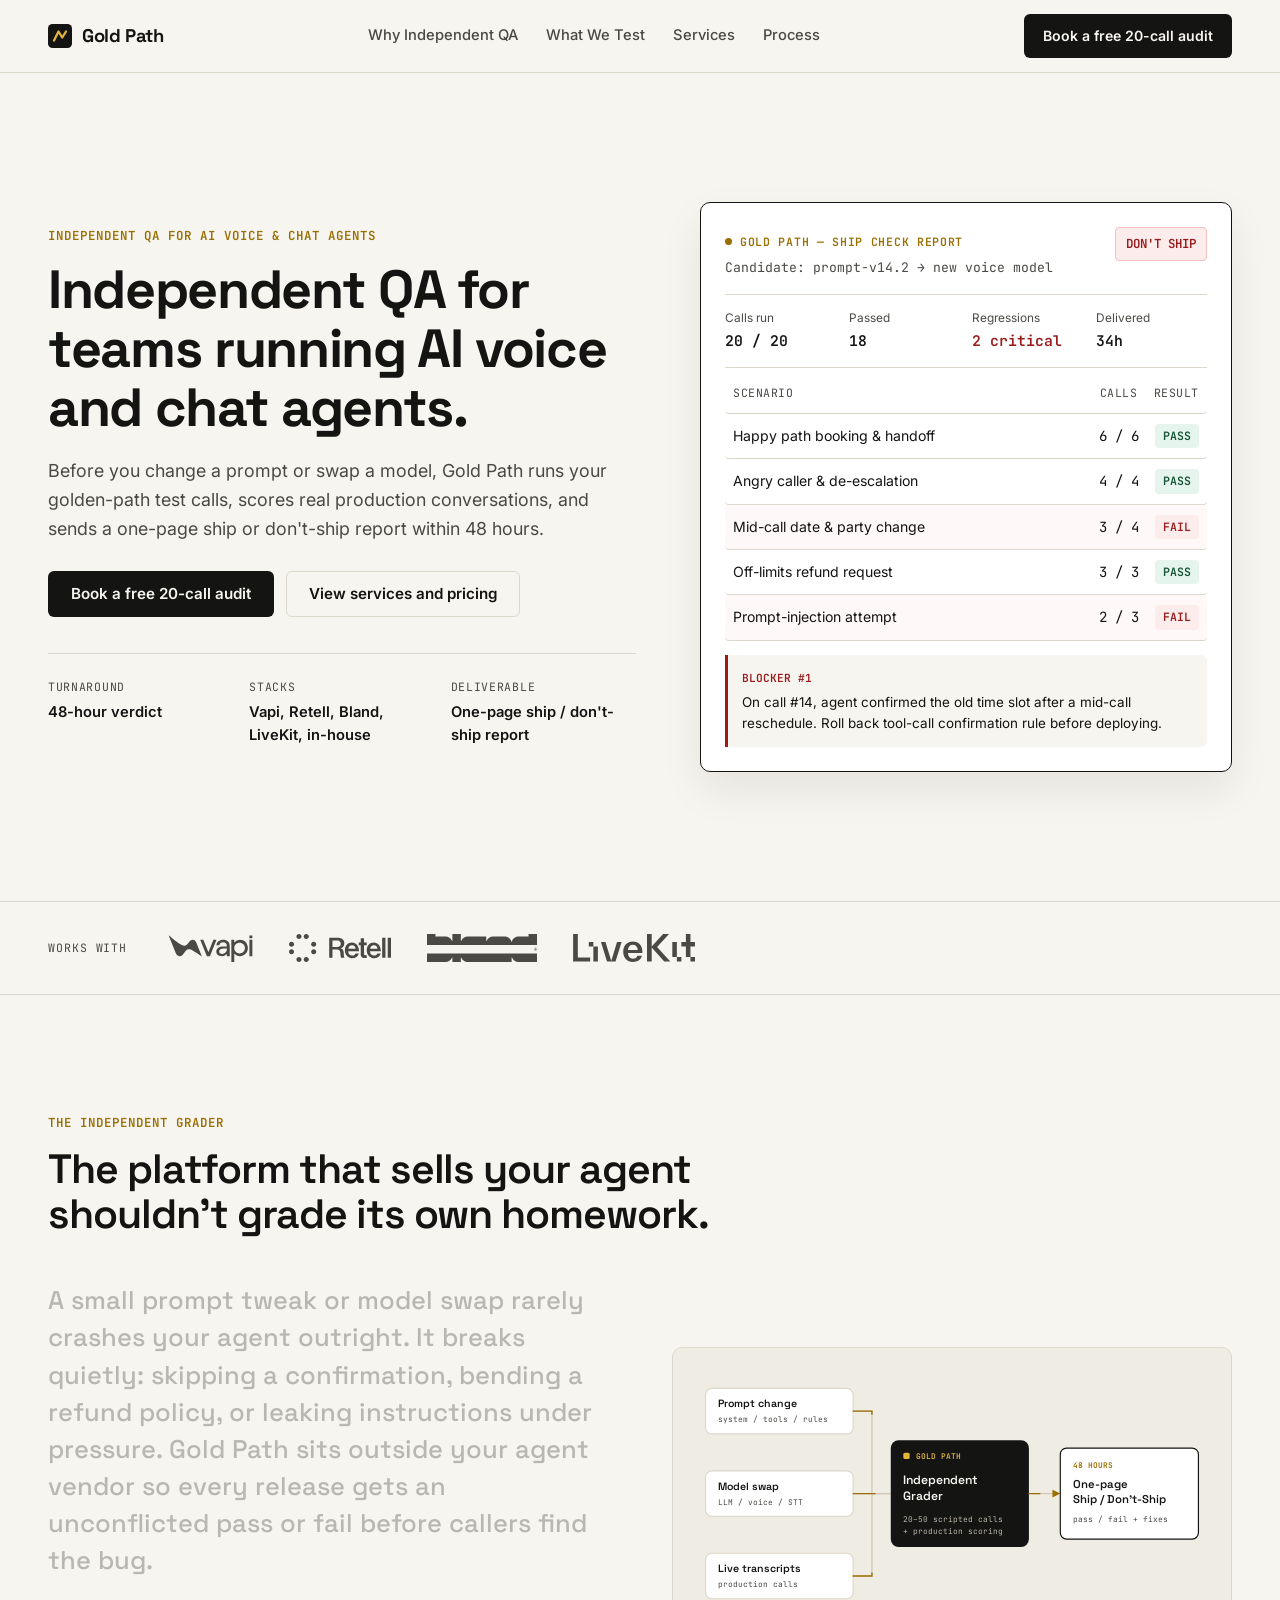
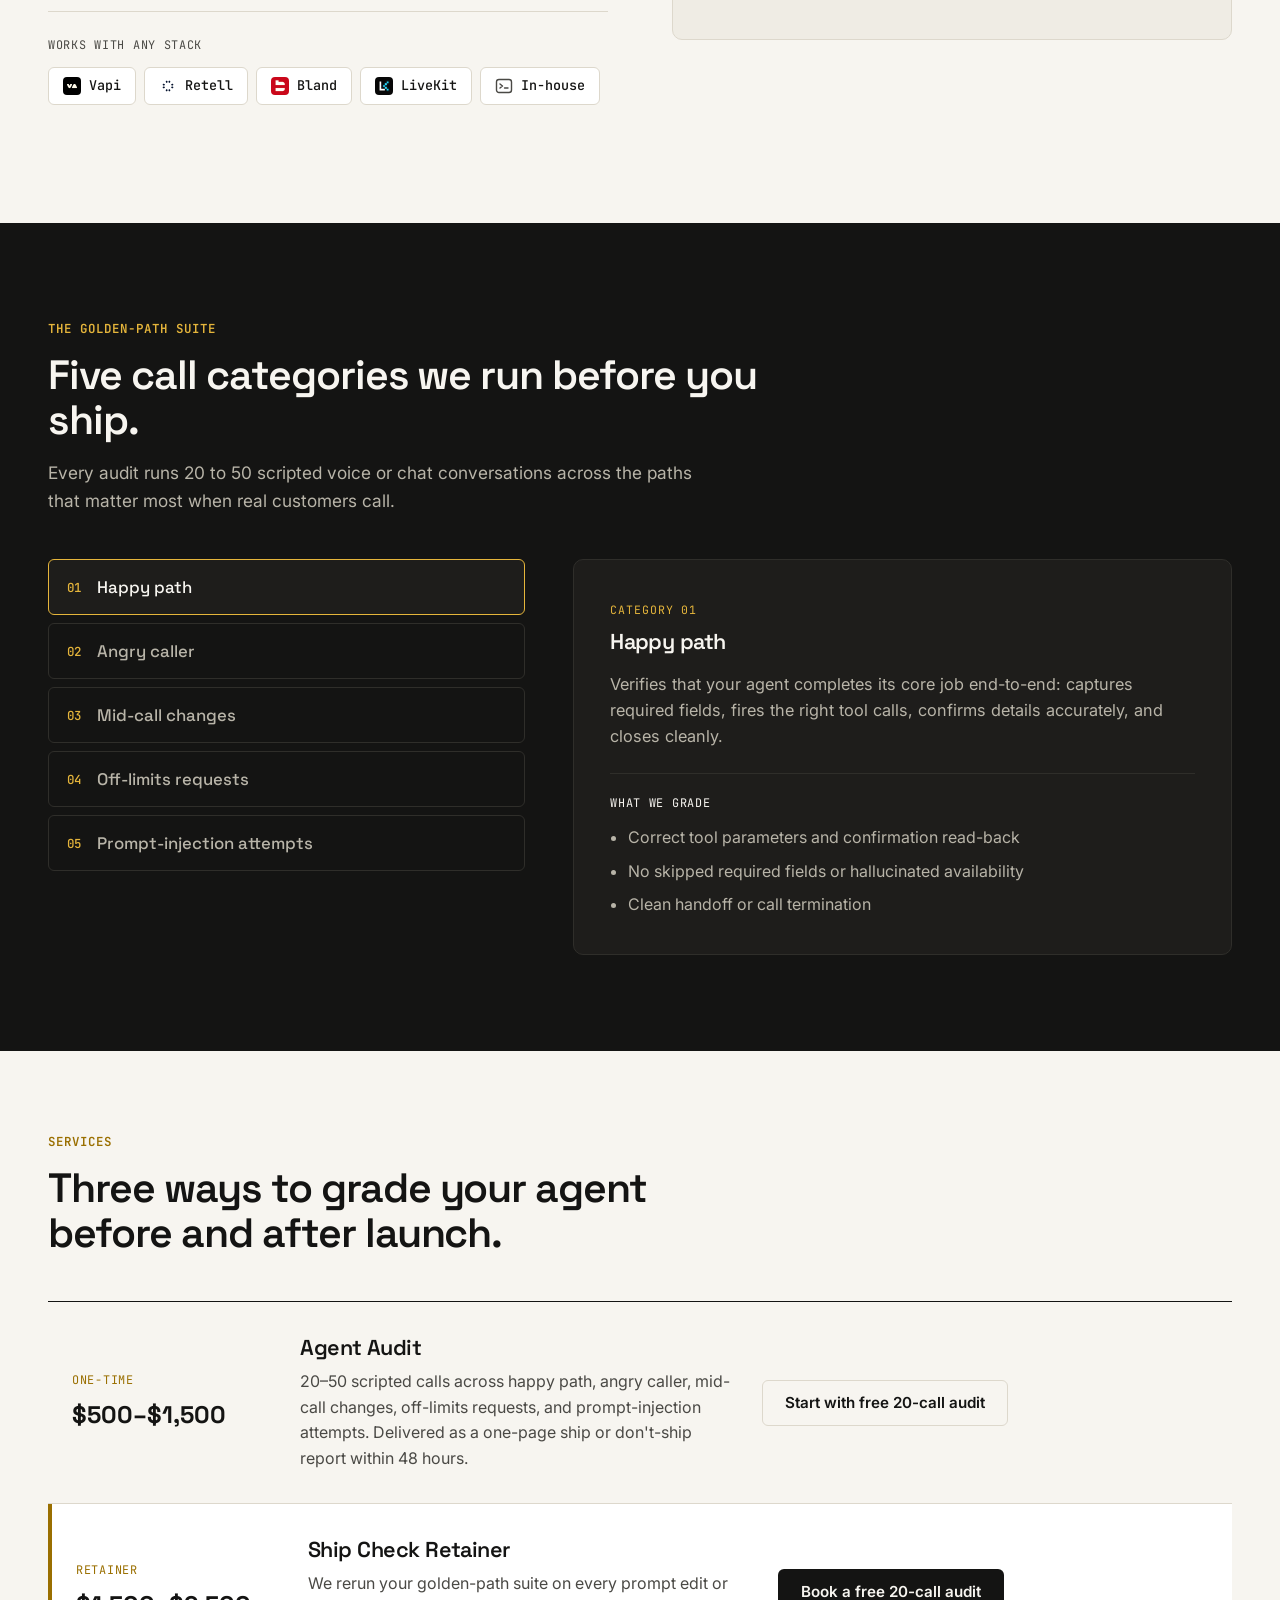
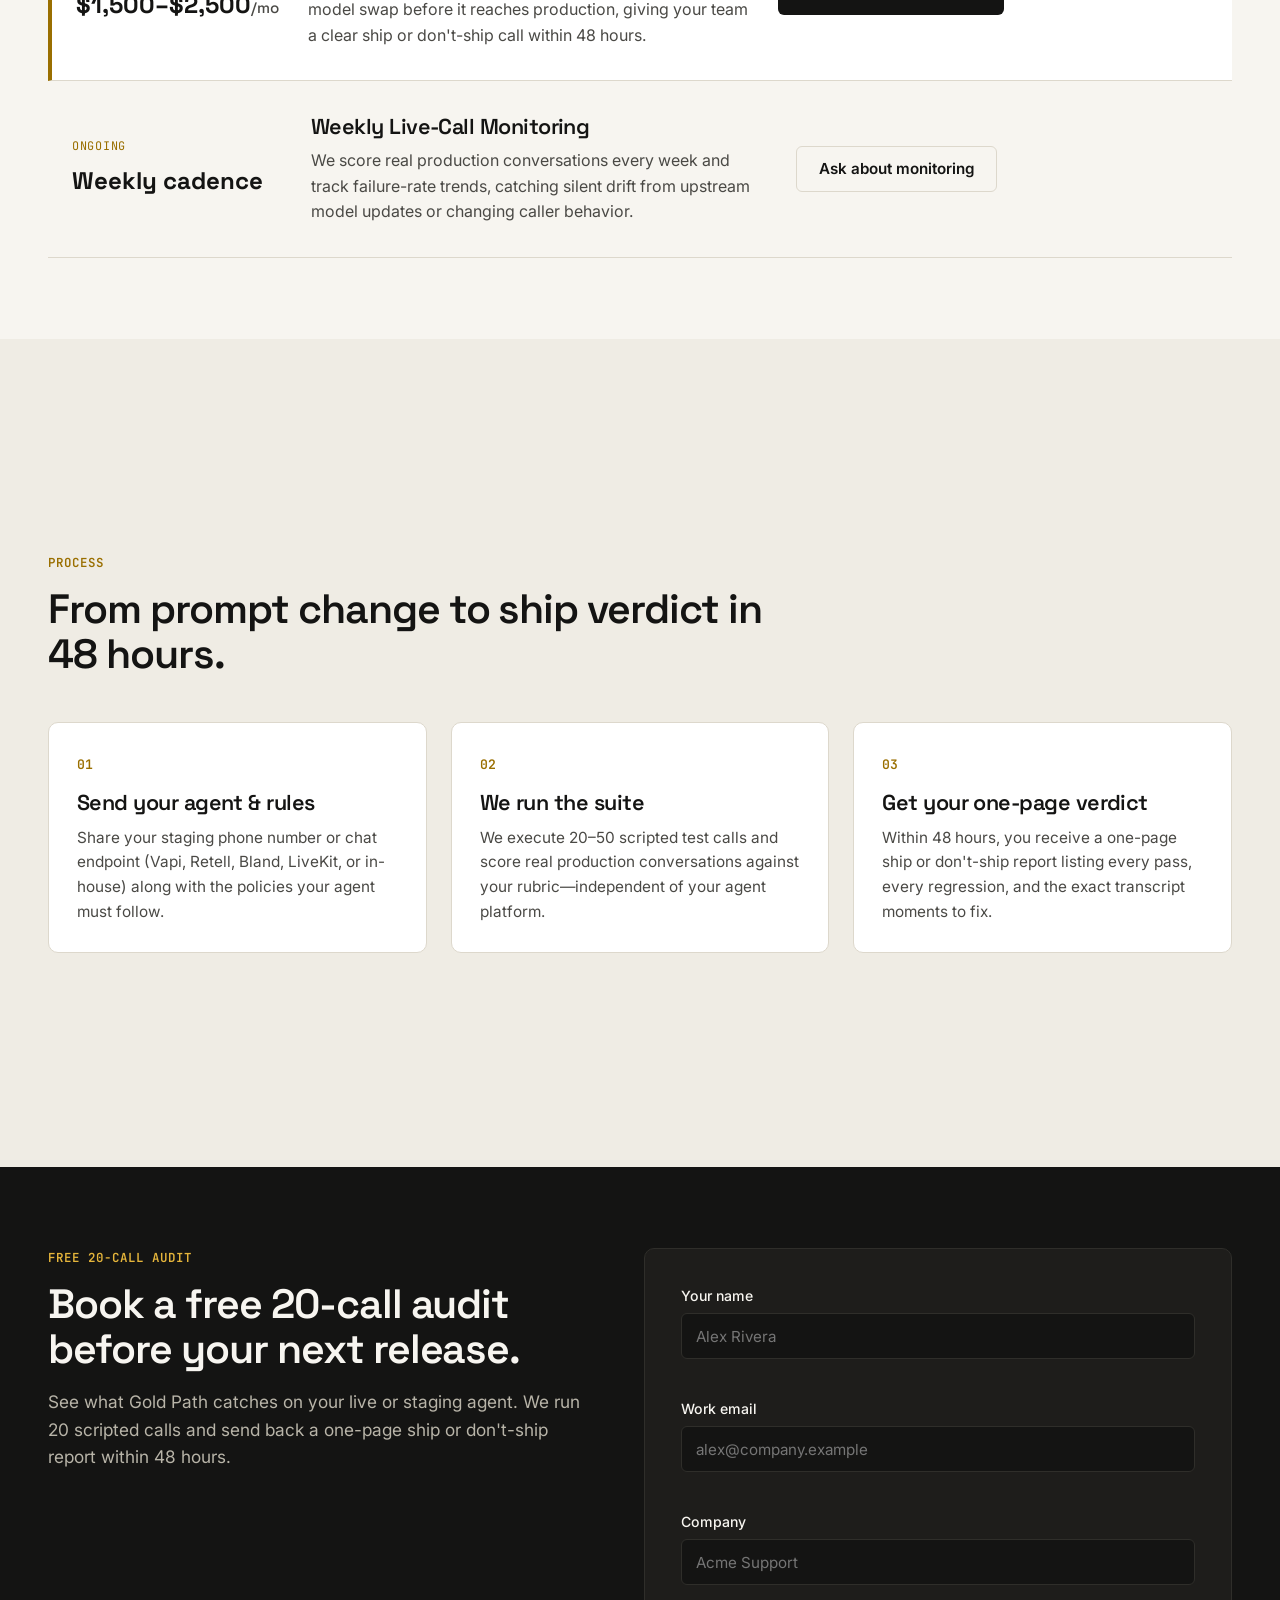
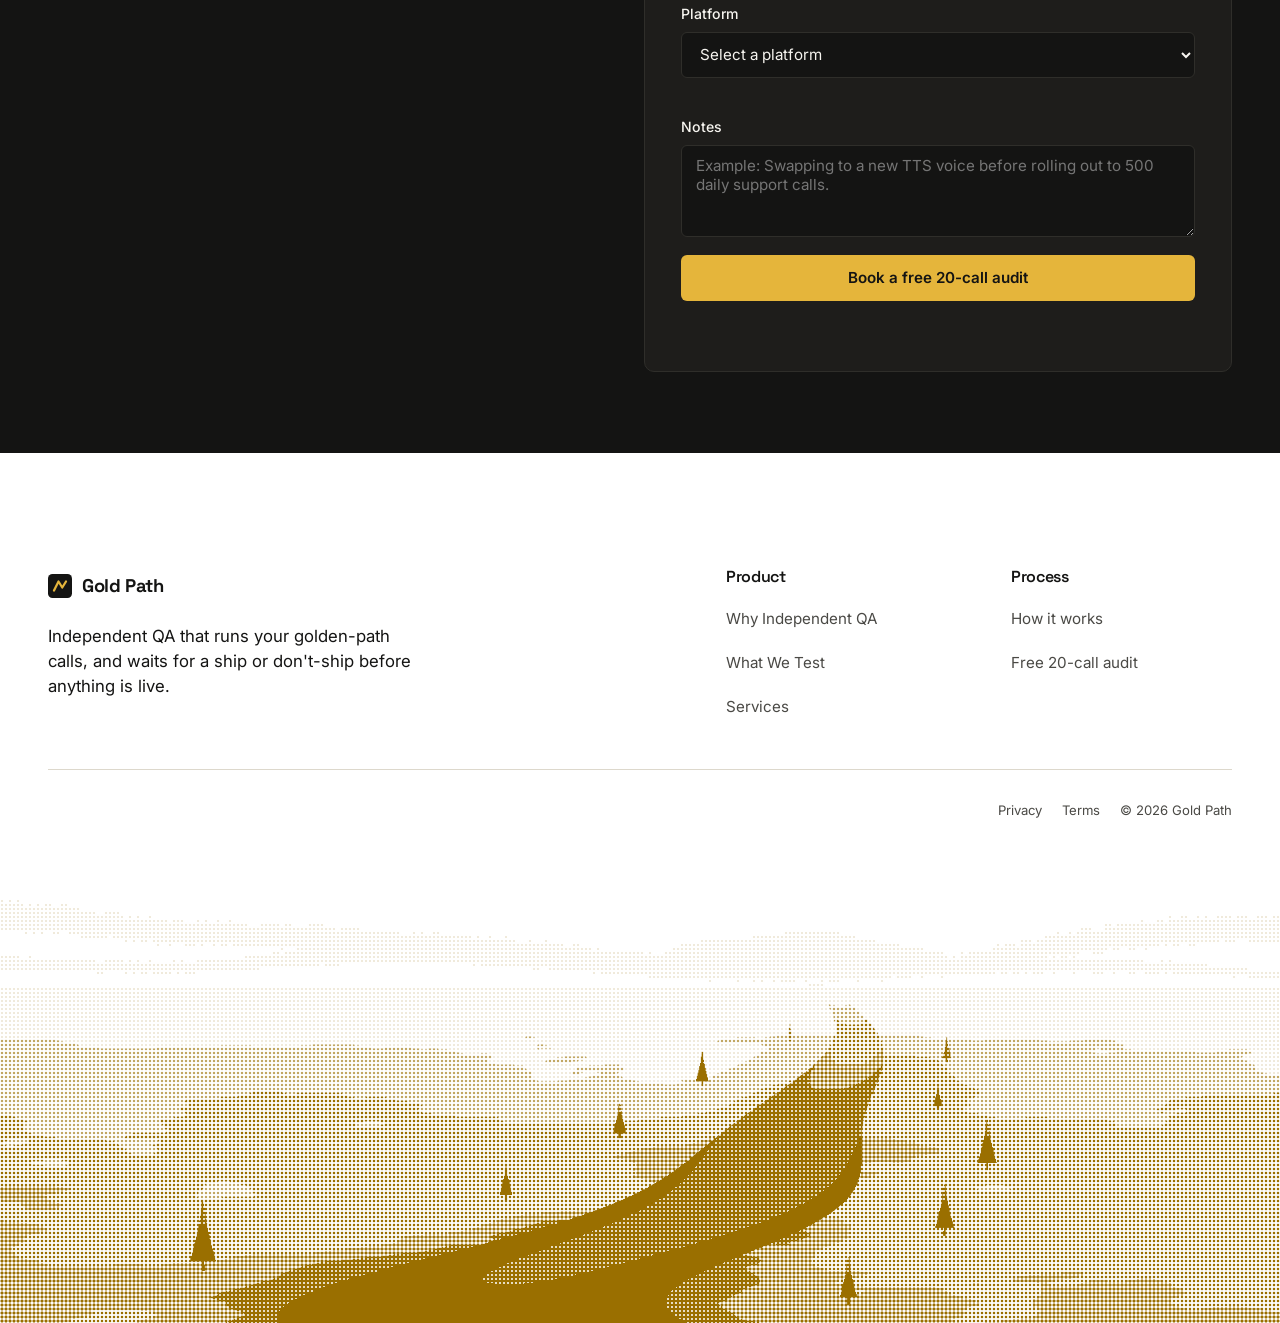
<file: index.html>
<!doctype html>
<html lang="en" data-type="service" data-radius="soft" data-buttons="solid" data-motion="on">
<head>
  <meta charset="utf-8">
  <meta name="viewport" content="width=device-width, initial-scale=1">
  <meta name="page-type" content="service">
  <meta name="site-kind" content="other">
  <meta name="theme-color" content="#F7F5F0">
  <title>Gold Path — Independent QA for AI Voice and Chat Agents</title>
  <meta name="description" content="Independent QA for companies and AI agencies running AI voice and chat agents. Golden-path test calls, production conversation scoring, and a one-page ship or don't-ship report within 48 hours.">
  <meta property="og:title" content="Gold Path — Independent QA for AI Voice and Chat Agents">
  <meta property="og:description" content="Before you change a prompt or swap a model, Gold Path runs your golden-path test calls and sends a one-page ship or don't-ship report within 48 hours.">
  <meta property="og:type" content="website">
  <link rel="icon" type="image/svg+xml" href="data:image/svg+xml,%3Csvg xmlns='http://www.w3.org/2000/svg' viewBox='0 0 32 32'%3E%3Crect width='32' height='32' rx='6' fill='%23141413'/%3E%3Cpath d='M8 22L14 10L19 18L24 10' fill='none' stroke='%23E5B53B' stroke-width='3' stroke-linecap='round' stroke-linejoin='round'/%3E%3C/svg%3E">
  <link rel="preconnect" href="https://fonts.googleapis.com">
  <link rel="preconnect" href="https://fonts.gstatic.com" crossorigin>
  <link href="https://fonts.googleapis.com/css2?family=Inter:wght@400;500;600&family=JetBrains+Mono:wght@400;500;600&family=Space+Grotesk:wght@500;600;700&display=swap" rel="stylesheet">
  <link rel="stylesheet" href="styles.css">
</head>
<body>
  <!--
    Kind: service (site-kind: other, technical AI subject)
    Palette: Warm Alabaster (#F7F5F0), Obsidian (#141413), Burnished Gold (#9A6F00 / #E5B53B)
    Typography: Space Grotesk (display), Inter (body), JetBrains Mono (report & metrics)
    Rhythm: light hero -> light thesis/diagram -> dark failure-modes moment -> light services -> light process -> dark close/CTA
    Dealt moment: scroll-driven word-highlight in #why-independent
  -->
  <a class="skip-link" href="#main">Skip to main content</a>

  <header class="site-header">
    <div class="wrap header-inner">
      <a class="brand" href="#top" aria-label="Gold Path home">
        <span class="brand-mark" aria-hidden="true">
          <svg width="24" height="24" viewBox="0 0 32 32" fill="none">
            <rect width="32" height="32" rx="6" fill="currentColor"/>
            <path d="M8 22L14 10L19 18L24 10" stroke="#E5B53B" stroke-width="3" stroke-linecap="round" stroke-linejoin="round"/>
          </svg>
        </span>
        <span class="brand-name">Gold Path</span>
      </a>

      <nav class="site-nav" aria-label="Primary">
        <a href="#why-independent">Why Independent QA</a>
        <a href="#scenarios">What We Test</a>
        <a href="#services">Services</a>
        <a href="#how-it-works">Process</a>
      </nav>

      <div class="header-actions">
        <a class="btn btn-primary btn-sm" href="#book-audit">Book a free 20-call audit</a>
        <button class="menu-toggle" type="button" aria-expanded="false" aria-controls="mobile-nav" aria-label="Open menu">
          <span class="menu-bars" aria-hidden="true"></span>
        </button>
      </div>
    </div>

    <div id="mobile-nav" class="mobile-nav" hidden>
      <div class="wrap mobile-nav-inner">
        <a href="#why-independent">Why Independent QA</a>
        <a href="#scenarios">What We Test</a>
        <a href="#services">Services</a>
        <a href="#how-it-works">Process</a>
        <a class="btn btn-primary" href="#book-audit">Book a free 20-call audit</a>
      </div>
    </div>
  </header>

  <main id="main">
    <!-- SECTION 1: HERO -->
    <section id="top" class="hero" data-enter>
      <div class="wrap hero-grid">
        <div class="hero-copy">
          <p class="eyebrow" data-enter-item>Independent QA for AI Voice &amp; Chat Agents</p>
          <h1 data-enter-item>Independent QA for teams running AI voice and chat agents.</h1>
          <p class="hero-lead" data-enter-item>
            Before you change a prompt or swap a model, Gold Path runs your golden-path test calls, scores real production conversations, and sends a one-page ship or don't-ship report within 48 hours.
          </p>

          <div class="hero-actions" data-enter-item>
            <a class="btn btn-primary" href="#book-audit">Book a free 20-call audit</a>
            <a class="btn btn-secondary" href="#services">View services and pricing</a>
          </div>

          <dl class="hero-facts" data-enter-item>
            <div>
              <dt>Turnaround</dt>
              <dd>48-hour verdict</dd>
            </div>
            <div>
              <dt>Stacks</dt>
              <dd>Vapi, Retell, Bland, LiveKit, in-house</dd>
            </div>
            <div>
              <dt>Deliverable</dt>
              <dd>One-page ship / don't-ship report</dd>
            </div>
          </dl>
        </div>

        <div class="hero-visual" data-enter-item>
          <div class="report-card" role="region" aria-label="Example one-page ship or don't-ship report">
            <div class="report-header">
              <div>
                <span class="report-kicker"><span class="live-dot" aria-hidden="true"></span>GOLD PATH — SHIP CHECK REPORT</span>
                <div class="report-meta">Candidate: prompt-v14.2 &rarr; new voice model</div>
              </div>
              <span class="verdict verdict-hold">DON'T SHIP</span>
            </div>

            <div class="report-summary-bar">
              <div class="summary-stat">
                <span class="stat-label">Calls run</span>
                <span class="stat-val">20 / 20</span>
              </div>
              <div class="summary-stat">
                <span class="stat-label">Passed</span>
                <span class="stat-val">18</span>
              </div>
              <div class="summary-stat">
                <span class="stat-label">Regressions</span>
                <span class="stat-val stat-fail">2 critical</span>
              </div>
              <div class="summary-stat">
                <span class="stat-label">Delivered</span>
                <span class="stat-val">34h</span>
              </div>
            </div>

            <div class="report-table" role="table" aria-label="Test call suite results">
              <div class="report-row report-head" role="row">
                <span role="columnheader">Scenario</span>
                <span role="columnheader">Calls</span>
                <span role="columnheader">Result</span>
              </div>
              <div class="report-row" role="row">
                <span role="cell">Happy path booking &amp; handoff</span>
                <span role="cell" class="mono">6 / 6</span>
                <span role="cell"><span class="pill pill-pass">PASS</span></span>
              </div>
              <div class="report-row" role="row">
                <span role="cell">Angry caller &amp; de-escalation</span>
                <span role="cell" class="mono">4 / 4</span>
                <span role="cell"><span class="pill pill-pass">PASS</span></span>
              </div>
              <div class="report-row report-row-fail" role="row">
                <span role="cell">Mid-call date &amp; party change</span>
                <span role="cell" class="mono">3 / 4</span>
                <span role="cell"><span class="pill pill-fail">FAIL</span></span>
              </div>
              <div class="report-row" role="row">
                <span role="cell">Off-limits refund request</span>
                <span role="cell" class="mono">3 / 3</span>
                <span role="cell"><span class="pill pill-pass">PASS</span></span>
              </div>
              <div class="report-row report-row-fail" role="row">
                <span role="cell">Prompt-injection attempt</span>
                <span role="cell" class="mono">2 / 3</span>
                <span role="cell"><span class="pill pill-fail">FAIL</span></span>
              </div>
            </div>

            <div class="report-blocker">
              <span class="blocker-tag">BLOCKER #1</span>
              <p>On call #14, agent confirmed the old time slot after a mid-call reschedule. Roll back tool-call confirmation rule before deploying.</p>
            </div>
          </div>
        </div>
      </div>
    </section>


    <!-- WORKS WITH: official vendor wordmarks -->
    <section class="works-with" aria-label="Works with">
      <div class="wrap works-with-inner">
        <p class="works-with-label">Works with</p>
        <ul class="works-with-logos">
          <li>
            <span class="ww-logo ww-vapi" role="img" aria-label="Vapi"></span>
          </li>
          <li>
            <span class="ww-logo ww-retell" role="img" aria-label="Retell AI"></span>
          </li>
          <li>
            <span class="ww-logo ww-bland" role="img" aria-label="Bland AI"></span>
          </li>
          <li>
            <span class="ww-logo ww-livekit" role="img" aria-label="LiveKit"></span>
          </li>
        </ul>
      </div>
    </section>

    <!-- SECTION 2: WHY INDEPENDENT QA (DEALT MOMENT: WORD HIGHLIGHT + HUB DIAGRAM) -->
    <section id="why-independent" class="section section-light">
      <div class="wrap">
        <div class="section-header">
          <p class="eyebrow">The Independent Grader</p>
          <h2>The platform that sells your agent shouldn't grade its own homework.</h2>
        </div>

        <div class="thesis-grid">
          <div class="thesis-statement">
            <p class="word-highlight" data-word-highlight>
              A small prompt tweak or model swap rarely crashes your agent outright. It breaks quietly: skipping a confirmation, bending a refund policy, or leaking instructions under pressure. Gold Path sits outside your agent vendor so every release gets an unconflicted pass or fail before callers find the bug.
            </p>
            <div class="stack-list">
              <span class="stack-label">Works with any stack</span>
              <ul class="stack-pills" aria-label="Supported agent platforms">
                <li>
                  <img class="stack-icon" src="assets/icons/vapi.png" alt="" width="18" height="18" loading="lazy">
                  <span>Vapi</span>
                </li>
                <li>
                  <img class="stack-icon" src="assets/icons/retell.png" alt="" width="18" height="18" loading="lazy">
                  <span>Retell</span>
                </li>
                <li>
                  <img class="stack-icon" src="assets/icons/bland.png" alt="" width="18" height="18" loading="lazy">
                  <span>Bland</span>
                </li>
                <li>
                  <img class="stack-icon" src="assets/icons/livekit.png" alt="" width="18" height="18" loading="lazy">
                  <span>LiveKit</span>
                </li>
                <li>
                  <svg class="stack-icon stack-icon-svg" width="18" height="18" viewBox="0 0 18 18" fill="none" aria-hidden="true">
                    <rect x="1.5" y="2.5" width="15" height="13" rx="2.5" stroke="currentColor" stroke-width="1.4"/>
                    <path d="M5 7L7.5 9L5 11" stroke="currentColor" stroke-width="1.4" stroke-linecap="round" stroke-linejoin="round"/>
                    <path d="M9.5 11H13" stroke="currentColor" stroke-width="1.4" stroke-linecap="round"/>
                  </svg>
                  <span>In-house</span>
                </li>
              </ul>
            </div>
          </div>

          <div class="diagram-panel" aria-label="Independent QA workflow diagram">
            <svg class="qa-diagram" viewBox="0 0 660 320" fill="none" xmlns="http://www.w3.org/2000/svg" role="img" aria-label="Diagram showing your agent stack feeding into Gold Path Independent Grader and outputting a 48-hour Ship or Don't-Ship Report">
              <!-- Left column: Inputs -->
              <rect x="16" y="26" width="188" height="58" rx="8" fill="#FFFFFF" stroke="#DDD8CC" stroke-width="1.5"/>
              <text x="32" y="50" fill="#141413" font-family="Space Grotesk, sans-serif" font-size="13.5" font-weight="600">Prompt change</text>
              <text x="32" y="69" fill="#4A4945" font-family="JetBrains Mono, monospace" font-size="10">system / tools / rules</text>

              <rect x="16" y="131" width="188" height="58" rx="8" fill="#FFFFFF" stroke="#DDD8CC" stroke-width="1.5"/>
              <text x="32" y="155" fill="#141413" font-family="Space Grotesk, sans-serif" font-size="13.5" font-weight="600">Model swap</text>
              <text x="32" y="174" fill="#4A4945" font-family="JetBrains Mono, monospace" font-size="10">LLM / voice / STT</text>

              <rect x="16" y="236" width="188" height="58" rx="8" fill="#FFFFFF" stroke="#DDD8CC" stroke-width="1.5"/>
              <text x="32" y="260" fill="#141413" font-family="Space Grotesk, sans-serif" font-size="13.5" font-weight="600">Live transcripts</text>
              <text x="32" y="279" fill="#4A4945" font-family="JetBrains Mono, monospace" font-size="10">production calls</text>

              <!-- Connecting lines left to hub -->
              <path d="M204 55 H228 V160 H252" stroke="#D1C7B2" stroke-width="1.5"/>
              <path d="M204 160 H252" stroke="#D1C7B2" stroke-width="1.5"/>
              <path d="M204 265 H228 V160" stroke="#D1C7B2" stroke-width="1.5"/>

              <!-- Subtle animated signal pulses -->
              <path class="diagram-pulse" d="M204 55 H228 V160 H252" stroke="#9A6F00" stroke-width="1.75" stroke-linecap="round"/>
              <path class="diagram-pulse diagram-pulse-2" d="M204 160 H252" stroke="#9A6F00" stroke-width="1.75" stroke-linecap="round"/>
              <path class="diagram-pulse diagram-pulse-3" d="M204 265 H228 V160 H252" stroke="#9A6F00" stroke-width="1.75" stroke-linecap="round"/>

              <!-- Center hub: Gold Path -->
              <rect x="252" y="92" width="176" height="136" rx="10" fill="#141413"/>
              <rect x="268" y="108" width="8" height="8" rx="2" fill="#E5B53B"/>
              <text x="284" y="116" fill="#E5B53B" font-family="JetBrains Mono, monospace" font-size="10" font-weight="600">GOLD PATH</text>
              <text x="268" y="148" fill="#F7F5F0" font-family="Space Grotesk, sans-serif" font-size="15.5" font-weight="600">Independent</text>
              <text x="268" y="168" fill="#F7F5F0" font-family="Space Grotesk, sans-serif" font-size="15.5" font-weight="600">Grader</text>
              <text x="268" y="196" fill="#B8B4A8" font-family="JetBrains Mono, monospace" font-size="10">20–50 scripted calls</text>
              <text x="268" y="212" fill="#B8B4A8" font-family="JetBrains Mono, monospace" font-size="10">+ production scoring</text>

              <!-- Connecting line hub to right -->
              <path d="M428 160 H458" stroke="#D1C7B2" stroke-width="1.5"/>
              <path class="diagram-pulse diagram-pulse-out" d="M428 160 H458" stroke="#9A6F00" stroke-width="1.75" stroke-linecap="round"/>
              <polygon points="458,155 468,160 458,165" fill="#9A6F00"/>

              <!-- Right column: Output -->
              <rect x="468" y="102" width="176" height="116" rx="8" fill="#FFFFFF" stroke="#141413" stroke-width="1.5"/>
              <text x="484" y="128" fill="#9A6F00" font-family="JetBrains Mono, monospace" font-size="10" font-weight="600">48 HOURS</text>
              <text x="484" y="153" fill="#141413" font-family="Space Grotesk, sans-serif" font-size="14.5" font-weight="600">One-page</text>
              <text x="484" y="172" fill="#141413" font-family="Space Grotesk, sans-serif" font-size="14.5" font-weight="600">Ship / Don't-Ship</text>
              <text x="484" y="196" fill="#4A4945" font-family="JetBrains Mono, monospace" font-size="10">pass / fail + fixes</text>
            </svg>
          </div>
        </div>
      </div>
    </section>

    <!-- SECTION 3: WHAT WE TEST (DARK CONTRASTING BAND) -->
    <section id="scenarios" class="section section-dark">
      <div class="wrap">
        <div class="section-header">
          <p class="eyebrow eyebrow-gold">The Golden-Path Suite</p>
          <h2>Five call categories we run before you ship.</h2>
          <p class="section-lead">Every audit runs 20 to 50 scripted voice or chat conversations across the paths that matter most when real customers call.</p>
        </div>

        <div class="scenarios-layout">
          <div class="scenario-list" role="tablist" aria-label="Test call categories">
            <button class="scenario-btn is-active" type="button" role="tab" aria-selected="true" aria-controls="panel-happy" id="tab-happy" data-scenario="happy">
              <span class="scenario-num">01</span>
              <span class="scenario-title">Happy path</span>
            </button>
            <button class="scenario-btn" type="button" role="tab" aria-selected="false" aria-controls="panel-angry" id="tab-angry" data-scenario="angry">
              <span class="scenario-num">02</span>
              <span class="scenario-title">Angry caller</span>
            </button>
            <button class="scenario-btn" type="button" role="tab" aria-selected="false" aria-controls="panel-midcall" id="tab-midcall" data-scenario="midcall">
              <span class="scenario-num">03</span>
              <span class="scenario-title">Mid-call changes</span>
            </button>
            <button class="scenario-btn" type="button" role="tab" aria-selected="false" aria-controls="panel-offlimits" id="tab-offlimits" data-scenario="offlimits">
              <span class="scenario-num">04</span>
              <span class="scenario-title">Off-limits requests</span>
            </button>
            <button class="scenario-btn" type="button" role="tab" aria-selected="false" aria-controls="panel-injection" id="tab-injection" data-scenario="injection">
              <span class="scenario-num">05</span>
              <span class="scenario-title">Prompt-injection attempts</span>
            </button>
          </div>

          <div class="scenario-detail">
            <div id="panel-happy" class="scenario-panel" role="tabpanel" aria-labelledby="tab-happy">
              <div class="panel-top">
                <span class="mono-tag">CATEGORY 01</span>
                <h3>Happy path</h3>
              </div>
              <p>Verifies that your agent completes its core job end-to-end: captures required fields, fires the right tool calls, confirms details accurately, and closes cleanly.</p>
              <div class="check-box">
                <span class="check-label">What we grade</span>
                <ul>
                  <li>Correct tool parameters and confirmation read-back</li>
                  <li>No skipped required fields or hallucinated availability</li>
                  <li>Clean handoff or call termination</li>
                </ul>
              </div>
            </div>

            <div id="panel-angry" class="scenario-panel" role="tabpanel" aria-labelledby="tab-angry" hidden>
              <div class="panel-top">
                <span class="mono-tag">CATEGORY 02</span>
                <h3>Angry caller</h3>
              </div>
              <p>Tests interruptions, frustration, and pushback. Checks whether the agent stays composed, follows escalation rules, and avoids defensive or robotic loops.</p>
              <div class="check-box">
                <span class="check-label">What we grade</span>
                <ul>
                  <li>Graceful handling of barge-in and interruptions</li>
                  <li>Timely escalation to a human when thresholds are met</li>
                  <li>Tone consistency without breaking policy</li>
                </ul>
              </div>
            </div>

            <div id="panel-midcall" class="scenario-panel" role="tabpanel" aria-labelledby="tab-midcall" hidden>
              <div class="panel-top">
                <span class="mono-tag">CATEGORY 03</span>
                <h3>Mid-call changes</h3>
              </div>
              <p>Callers change dates, swap items, or correct a phone number halfway through. We verify that state updates cleanly and stale values never leak into the final action.</p>
              <div class="check-box">
                <span class="check-label">What we grade</span>
                <ul>
                  <li>Updated slot values overwrite earlier turns</li>
                  <li>Tool calls reflect the final agreed state, not the first</li>
                  <li>Clear re-confirmation before committing</li>
                </ul>
              </div>
            </div>

            <div id="panel-offlimits" class="scenario-panel" role="tabpanel" aria-labelledby="tab-offlimits" hidden>
              <div class="panel-top">
                <span class="mono-tag">CATEGORY 04</span>
                <h3>Off-limits requests</h3>
              </div>
              <p>Probes policy boundaries: unauthorized discounts, medical or legal advice, out-of-scope refunds, or competitor questions. The agent must refuse plainly and stay in lane.</p>
              <div class="check-box">
                <span class="check-label">What we grade</span>
                <ul>
                  <li>Firm refusal without inventing policy exceptions</li>
                  <li>No unauthorized commitments or credits</li>
                  <li>Helpful redirect to approved channels</li>
                </ul>
              </div>
            </div>

            <div id="panel-injection" class="scenario-panel" role="tabpanel" aria-labelledby="tab-injection" hidden>
              <div class="panel-top">
                <span class="mono-tag">CATEGORY 05</span>
                <h3>Prompt-injection attempts</h3>
              </div>
              <p>Tests adversarial inputs designed to override system instructions, extract hidden prompts, or trigger unintended tool calls over voice or chat.</p>
              <div class="check-box">
                <span class="check-label">What we grade</span>
                <ul>
                  <li>Zero disclosure of system prompt or internal tool schemas</li>
                  <li>Resistance to role-override and social-engineering scripts</li>
                  <li>Safe fallback without leaking customer data</li>
                </ul>
              </div>
            </div>
          </div>
        </div>
      </div>
    </section>

    <!-- SECTION 4: SERVICES & PRICING -->
    <section id="services" class="section section-light">
      <div class="wrap">
        <div class="section-header">
          <p class="eyebrow">Services</p>
          <h2>Three ways to grade your agent before and after launch.</h2>
        </div>

        <div class="services-list">
          <article class="service-row">
            <div class="service-meta">
              <span class="service-type">One-time</span>
              <p class="service-price">$500–$1,500</p>
            </div>
            <div class="service-body">
              <h3>Agent Audit</h3>
              <p>20–50 scripted calls across happy path, angry caller, mid-call changes, off-limits requests, and prompt-injection attempts. Delivered as a one-page ship or don't-ship report within 48 hours.</p>
            </div>
            <div class="service-cta">
              <a class="btn btn-secondary" href="#book-audit">Start with free 20-call audit</a>
            </div>
          </article>

          <article class="service-row service-row-featured">
            <div class="service-meta">
              <span class="service-type">Retainer</span>
              <p class="service-price">$1,500–$2,500<span>/mo</span></p>
            </div>
            <div class="service-body">
              <h3>Ship Check Retainer</h3>
              <p>We rerun your golden-path suite on every prompt edit or model swap before it reaches production, giving your team a clear ship or don't-ship call within 48 hours.</p>
            </div>
            <div class="service-cta">
              <a class="btn btn-primary" href="#book-audit">Book a free 20-call audit</a>
            </div>
          </article>

          <article class="service-row">
            <div class="service-meta">
              <span class="service-type">Ongoing</span>
              <p class="service-price">Weekly cadence</p>
            </div>
            <div class="service-body">
              <h3>Weekly Live-Call Monitoring</h3>
              <p>We score real production conversations every week and track failure-rate trends, catching silent drift from upstream model updates or changing caller behavior.</p>
            </div>
            <div class="service-cta">
              <a class="btn btn-secondary" href="#book-audit">Ask about monitoring</a>
            </div>
          </article>
        </div>
      </div>
    </section>

    <!-- SECTION 5: HOW IT WORKS -->
    <section id="how-it-works" class="section section-stone">
      <div class="wrap">
        <div class="section-header">
          <p class="eyebrow">Process</p>
          <h2>From prompt change to ship verdict in 48 hours.</h2>
        </div>

        <ol class="steps-grid">
          <li class="step-card">
            <span class="step-num">01</span>
            <h3>Send your agent &amp; rules</h3>
            <p>Share your staging phone number or chat endpoint (Vapi, Retell, Bland, LiveKit, or in-house) along with the policies your agent must follow.</p>
          </li>
          <li class="step-card">
            <span class="step-num">02</span>
            <h3>We run the suite</h3>
            <p>We execute 20–50 scripted test calls and score real production conversations against your rubric—independent of your agent platform.</p>
          </li>
          <li class="step-card">
            <span class="step-num">03</span>
            <h3>Get your one-page verdict</h3>
            <p>Within 48 hours, you receive a one-page ship or don't-ship report listing every pass, every regression, and the exact transcript moments to fix.</p>
          </li>
        </ol>
      </div>
    </section>

    <!-- SECTION 6: BOOK A FREE 20-CALL AUDIT (CLOSE) -->
    <section id="book-audit" class="section section-dark section-close">
      <div class="wrap close-grid">
        <div class="close-copy">
          <p class="eyebrow eyebrow-gold">Free 20-Call Audit</p>
          <h2>Book a free 20-call audit before your next release.</h2>
          <p class="section-lead">
            See what Gold Path catches on your live or staging agent. We run 20 scripted calls and send back a one-page ship or don't-ship report within 48 hours.
          </p>

        </div>

        <div class="audit-form-panel">
          <form id="audit-form" class="audit-form" name="audit" method="POST" action="/thanks.html" data-netlify="true" netlify-honeypot="bot-field">
            <input type="hidden" name="form-name" value="audit">
            <p class="hp">
              <label>Leave this field empty <input name="bot-field" tabindex="-1" autocomplete="off"></label>
            </p>

            <div class="field">
              <label for="f-name">Your name</label>
              <input id="f-name" name="name" type="text" autocomplete="name" required placeholder="Alex Rivera">
              <p class="field-error" id="err-name" aria-live="polite"></p>
            </div>

            <div class="field">
              <label for="f-email">Work email</label>
              <input id="f-email" name="email" type="email" autocomplete="email" required placeholder="alex@company.example">
              <p class="field-error" id="err-email" aria-live="polite"></p>
            </div>

            <div class="field">
              <label for="f-company">Company</label>
              <input id="f-company" name="company" type="text" autocomplete="organization" placeholder="Acme Support">
            </div>

            <div class="field">
              <label for="f-platform">Platform</label>
              <select id="f-platform" name="platform" required>
                <option value="" disabled selected>Select a platform</option>
                <option value="Vapi">Vapi</option>
                <option value="Retell">Retell</option>
                <option value="Bland">Bland</option>
                <option value="LiveKit">LiveKit</option>
                <option value="In-house">In-house</option>
                <option value="Other">Other</option>
              </select>
              <p class="field-error" id="err-platform" aria-live="polite"></p>
            </div>

            <div class="field">
              <label for="f-notes">Notes</label>
              <textarea id="f-notes" name="notes" rows="3" placeholder="Example: Swapping to a new TTS voice before rolling out to 500 daily support calls."></textarea>
            </div>

            <button class="btn btn-primary btn-full" type="submit">Book a free 20-call audit</button>
            <p class="form-status" id="form-status" aria-live="polite"></p>
          </form>

          <div id="audit-thanks" class="audit-thanks" hidden>
            <p class="thanks-kicker">Request received</p>
            <h3>Thanks — we got your audit request.</h3>
            <p>We’ll follow up within one business day about the free 20-call audit.</p>
          </div>
        </div>
      </div>
    </section>
  </main>

  <footer class="site-footer" id="site-footer">
    <div class="wrap footer-top">
      <div class="footer-brand-block">
        <a class="brand" href="#top" aria-label="Gold Path home">
          <span class="brand-mark" aria-hidden="true">
            <svg width="24" height="24" viewBox="0 0 32 32" fill="none">
              <rect width="32" height="32" rx="6" fill="currentColor"/>
              <path d="M8 22L14 10L19 18L24 10" stroke="#E5B53B" stroke-width="3" stroke-linecap="round" stroke-linejoin="round"/>
            </svg>
          </span>
          <span class="brand-name">Gold Path</span>
        </a>
        <p class="footer-pitch">Independent QA that runs your golden-path calls, and waits for a ship or don't-ship before anything is live.</p>
      </div>

      <nav class="footer-cols" aria-label="Footer">
        <div class="footer-col">
          <p class="footer-col-title">Product</p>
          <a href="#why-independent">Why Independent QA</a>
          <a href="#scenarios">What We Test</a>
          <a href="#services">Services</a>
        </div>
        <div class="footer-col">
          <p class="footer-col-title">Process</p>
          <a href="#how-it-works">How it works</a>
          <a href="#book-audit">Free 20-call audit</a>
        </div>
      </nav>
    </div>

    <div class="wrap">
      <div class="footer-legal">
        <nav class="footer-legal-links" aria-label="Legal">
          <a href="privacy.html">Privacy</a>
          <a href="terms.html">Terms</a>
          <span>© 2026 Gold Path</span>
        </nav>
      </div>
    </div>

    <div class="footer-art" aria-hidden="true">
      <img src="assets/footer-gold-path.png" alt="" width="1600" height="720" loading="lazy" decoding="async">
    </div>
  </footer>

  <script src="script.js"></script>
</body>
</html>
</file>
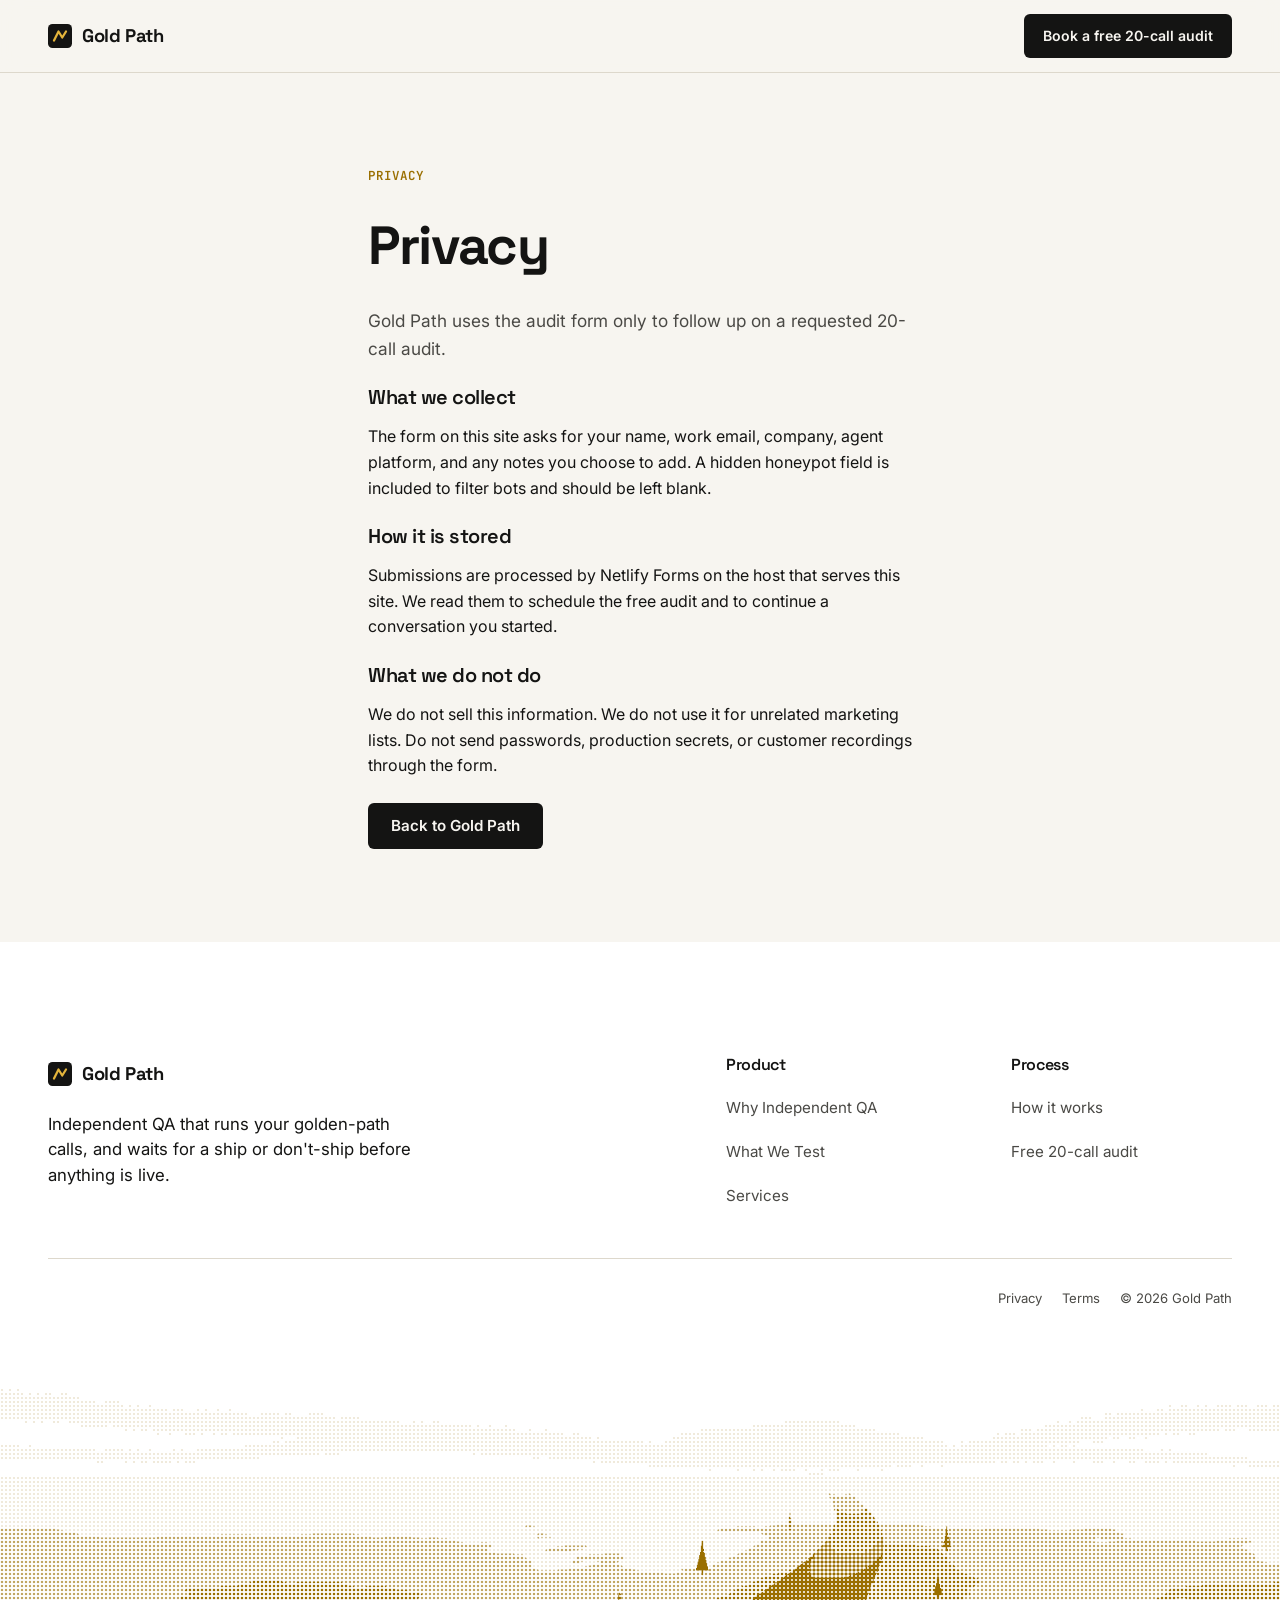
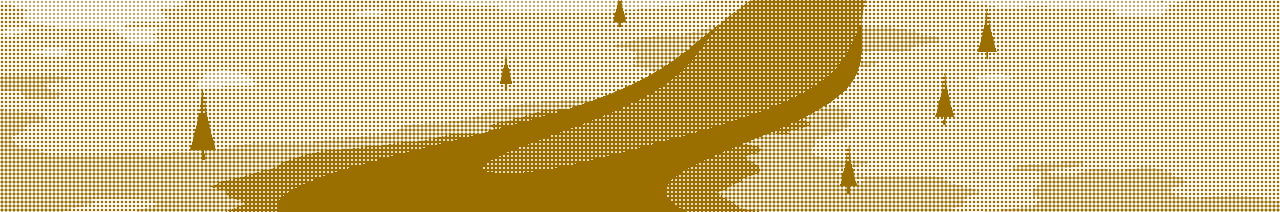
<file: privacy.html>
<!doctype html>
<html lang="en" data-type="service">
<head>
  <meta charset="utf-8">
  <meta name="viewport" content="width=device-width, initial-scale=1">
  <meta name="theme-color" content="#F7F5F0">
  <title>Privacy — Gold Path</title>
  <meta name="description" content="How Gold Path handles information submitted through the free 20-call audit form.">
  <link rel="icon" type="image/svg+xml" href="data:image/svg+xml,%3Csvg xmlns='http://www.w3.org/2000/svg' viewBox='0 0 32 32'%3E%3Crect width='32' height='32' rx='6' fill='%23141413'/%3E%3Cpath d='M8 22L14 10L19 18L24 10' fill='none' stroke='%23E5B53B' stroke-width='3' stroke-linecap='round' stroke-linejoin='round'/%3E%3C/svg%3E">
  <link rel="preconnect" href="https://fonts.googleapis.com">
  <link rel="preconnect" href="https://fonts.gstatic.com" crossorigin>
  <link href="https://fonts.googleapis.com/css2?family=Inter:wght@400;500;600&family=JetBrains+Mono:wght@400;500;600&family=Space+Grotesk:wght@500;600;700&display=swap" rel="stylesheet">
  <link rel="stylesheet" href="styles.css">
</head>
<body>
  <a class="skip-link" href="#main">Skip to main content</a>

  <header class="site-header">
    <div class="wrap header-inner">
      <a class="brand" href="/" aria-label="Gold Path home">
        <span class="brand-mark" aria-hidden="true">
          <svg width="24" height="24" viewBox="0 0 32 32" fill="none">
            <rect width="32" height="32" rx="6" fill="currentColor"/>
            <path d="M8 22L14 10L19 18L24 10" stroke="#E5B53B" stroke-width="3" stroke-linecap="round" stroke-linejoin="round"/>
          </svg>
        </span>
        <span class="brand-name">Gold Path</span>
      </a>
      <div class="header-actions">
        <a class="btn btn-primary btn-sm" href="/#book-audit">Book a free 20-call audit</a>
      </div>
    </div>
  </header>

  <main id="main">
    <section class="section section-light legal-page">
      <div class="wrap legal-copy">
        <p class="eyebrow">Privacy</p>
        <h1>Privacy</h1>
        <p class="section-lead">Gold Path uses the audit form only to follow up on a requested 20-call audit.</p>
        <h2>What we collect</h2>
        <p>The form on this site asks for your name, work email, company, agent platform, and any notes you choose to add. A hidden honeypot field is included to filter bots and should be left blank.</p>
        <h2>How it is stored</h2>
        <p>Submissions are processed by Netlify Forms on the host that serves this site. We read them to schedule the free audit and to continue a conversation you started.</p>
        <h2>What we do not do</h2>
        <p>We do not sell this information. We do not use it for unrelated marketing lists. Do not send passwords, production secrets, or customer recordings through the form.</p>
        <p><a class="btn btn-primary" href="/">Back to Gold Path</a></p>
      </div>
    </section>
  </main>

  <footer class="site-footer" id="site-footer">
    <div class="wrap footer-top">
      <div class="footer-brand-block">
        <a class="brand" href="/" aria-label="Gold Path home">
          <span class="brand-mark" aria-hidden="true">
            <svg width="24" height="24" viewBox="0 0 32 32" fill="none">
              <rect width="32" height="32" rx="6" fill="currentColor"/>
              <path d="M8 22L14 10L19 18L24 10" stroke="#E5B53B" stroke-width="3" stroke-linecap="round" stroke-linejoin="round"/>
            </svg>
          </span>
          <span class="brand-name">Gold Path</span>
        </a>
        <p class="footer-pitch">Independent QA that runs your golden-path calls, and waits for a ship or don't-ship before anything is live.</p>
      </div>

      <nav class="footer-cols" aria-label="Footer">
        <div class="footer-col">
          <p class="footer-col-title">Product</p>
          <a href="/#why-independent">Why Independent QA</a>
          <a href="/#scenarios">What We Test</a>
          <a href="/#services">Services</a>
        </div>
        <div class="footer-col">
          <p class="footer-col-title">Process</p>
          <a href="/#how-it-works">How it works</a>
          <a href="/#book-audit">Free 20-call audit</a>
        </div>
      </nav>
    </div>

    <div class="wrap">
      <div class="footer-legal">
        <nav class="footer-legal-links" aria-label="Legal">
          <a href="privacy.html" aria-current="page">Privacy</a>
          <a href="terms.html">Terms</a>
          <span>© 2026 Gold Path</span>
        </nav>
      </div>
    </div>

    <div class="footer-art" aria-hidden="true">
      <img src="assets/footer-gold-path.png" alt="" width="1600" height="720" loading="lazy" decoding="async">
    </div>
  </footer>
</body>
</html>
</file>
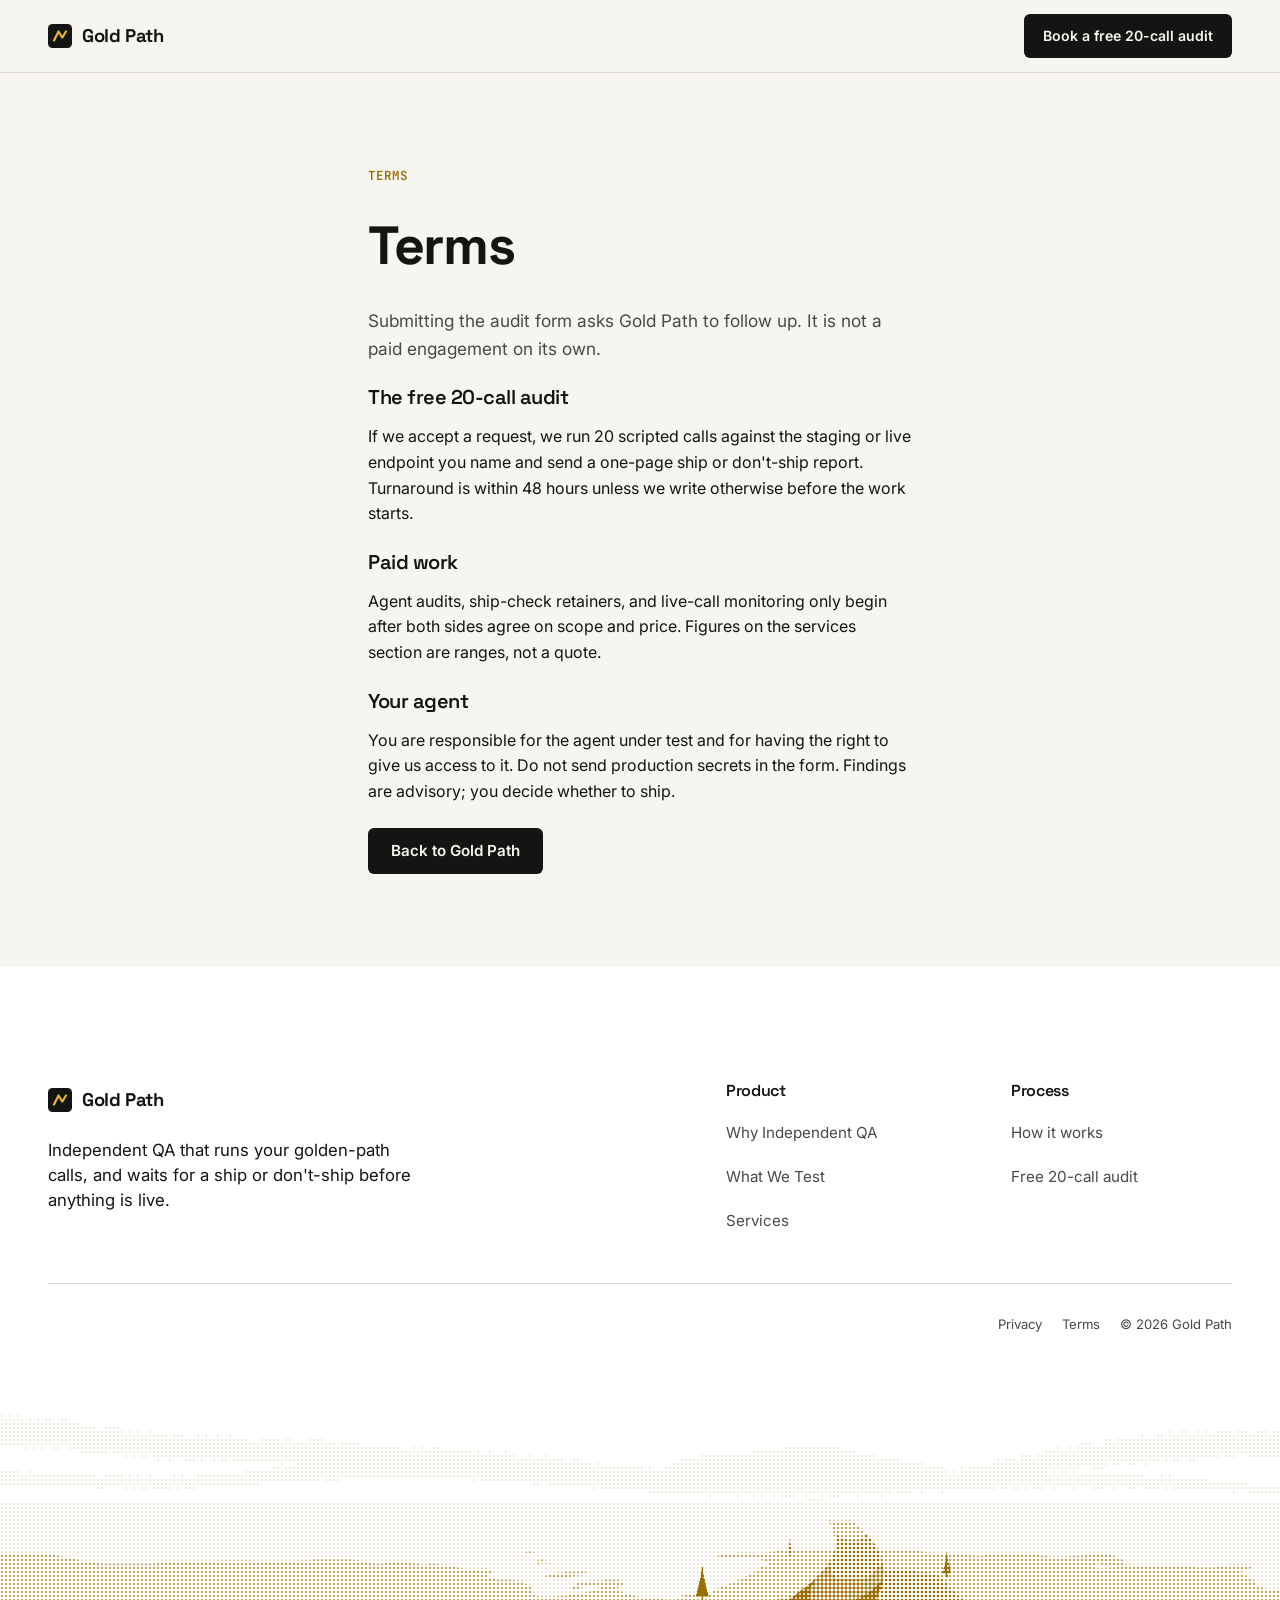
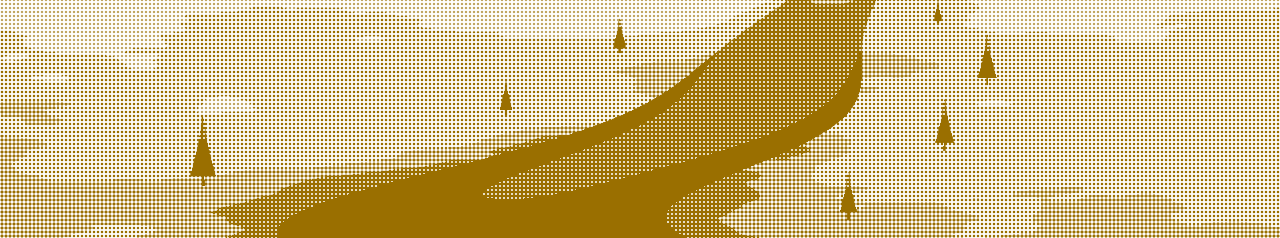
<file: terms.html>
<!doctype html>
<html lang="en" data-type="service">
<head>
  <meta charset="utf-8">
  <meta name="viewport" content="width=device-width, initial-scale=1">
  <meta name="theme-color" content="#F7F5F0">
  <title>Terms — Gold Path</title>
  <meta name="description" content="Terms for requesting a Gold Path free 20-call audit and related independent QA work.">
  <link rel="icon" type="image/svg+xml" href="data:image/svg+xml,%3Csvg xmlns='http://www.w3.org/2000/svg' viewBox='0 0 32 32'%3E%3Crect width='32' height='32' rx='6' fill='%23141413'/%3E%3Cpath d='M8 22L14 10L19 18L24 10' fill='none' stroke='%23E5B53B' stroke-width='3' stroke-linecap='round' stroke-linejoin='round'/%3E%3C/svg%3E">
  <link rel="preconnect" href="https://fonts.googleapis.com">
  <link rel="preconnect" href="https://fonts.gstatic.com" crossorigin>
  <link href="https://fonts.googleapis.com/css2?family=Inter:wght@400;500;600&family=JetBrains+Mono:wght@400;500;600&family=Space+Grotesk:wght@500;600;700&display=swap" rel="stylesheet">
  <link rel="stylesheet" href="styles.css">
</head>
<body>
  <a class="skip-link" href="#main">Skip to main content</a>

  <header class="site-header">
    <div class="wrap header-inner">
      <a class="brand" href="/" aria-label="Gold Path home">
        <span class="brand-mark" aria-hidden="true">
          <svg width="24" height="24" viewBox="0 0 32 32" fill="none">
            <rect width="32" height="32" rx="6" fill="currentColor"/>
            <path d="M8 22L14 10L19 18L24 10" stroke="#E5B53B" stroke-width="3" stroke-linecap="round" stroke-linejoin="round"/>
          </svg>
        </span>
        <span class="brand-name">Gold Path</span>
      </a>
      <div class="header-actions">
        <a class="btn btn-primary btn-sm" href="/#book-audit">Book a free 20-call audit</a>
      </div>
    </div>
  </header>

  <main id="main">
    <section class="section section-light legal-page">
      <div class="wrap legal-copy">
        <p class="eyebrow">Terms</p>
        <h1>Terms</h1>
        <p class="section-lead">Submitting the audit form asks Gold Path to follow up. It is not a paid engagement on its own.</p>
        <h2>The free 20-call audit</h2>
        <p>If we accept a request, we run 20 scripted calls against the staging or live endpoint you name and send a one-page ship or don't-ship report. Turnaround is within 48 hours unless we write otherwise before the work starts.</p>
        <h2>Paid work</h2>
        <p>Agent audits, ship-check retainers, and live-call monitoring only begin after both sides agree on scope and price. Figures on the services section are ranges, not a quote.</p>
        <h2>Your agent</h2>
        <p>You are responsible for the agent under test and for having the right to give us access to it. Do not send production secrets in the form. Findings are advisory; you decide whether to ship.</p>
        <p><a class="btn btn-primary" href="/">Back to Gold Path</a></p>
      </div>
    </section>
  </main>

  <footer class="site-footer" id="site-footer">
    <div class="wrap footer-top">
      <div class="footer-brand-block">
        <a class="brand" href="/" aria-label="Gold Path home">
          <span class="brand-mark" aria-hidden="true">
            <svg width="24" height="24" viewBox="0 0 32 32" fill="none">
              <rect width="32" height="32" rx="6" fill="currentColor"/>
              <path d="M8 22L14 10L19 18L24 10" stroke="#E5B53B" stroke-width="3" stroke-linecap="round" stroke-linejoin="round"/>
            </svg>
          </span>
          <span class="brand-name">Gold Path</span>
        </a>
        <p class="footer-pitch">Independent QA that runs your golden-path calls, and waits for a ship or don't-ship before anything is live.</p>
      </div>

      <nav class="footer-cols" aria-label="Footer">
        <div class="footer-col">
          <p class="footer-col-title">Product</p>
          <a href="/#why-independent">Why Independent QA</a>
          <a href="/#scenarios">What We Test</a>
          <a href="/#services">Services</a>
        </div>
        <div class="footer-col">
          <p class="footer-col-title">Process</p>
          <a href="/#how-it-works">How it works</a>
          <a href="/#book-audit">Free 20-call audit</a>
        </div>
      </nav>
    </div>

    <div class="wrap">
      <div class="footer-legal">
        <nav class="footer-legal-links" aria-label="Legal">
          <a href="privacy.html">Privacy</a>
          <a href="terms.html" aria-current="page">Terms</a>
          <span>© 2026 Gold Path</span>
        </nav>
      </div>
    </div>

    <div class="footer-art" aria-hidden="true">
      <img src="assets/footer-gold-path.png" alt="" width="1600" height="720" loading="lazy" decoding="async">
    </div>
  </footer>
</body>
</html>
</file>
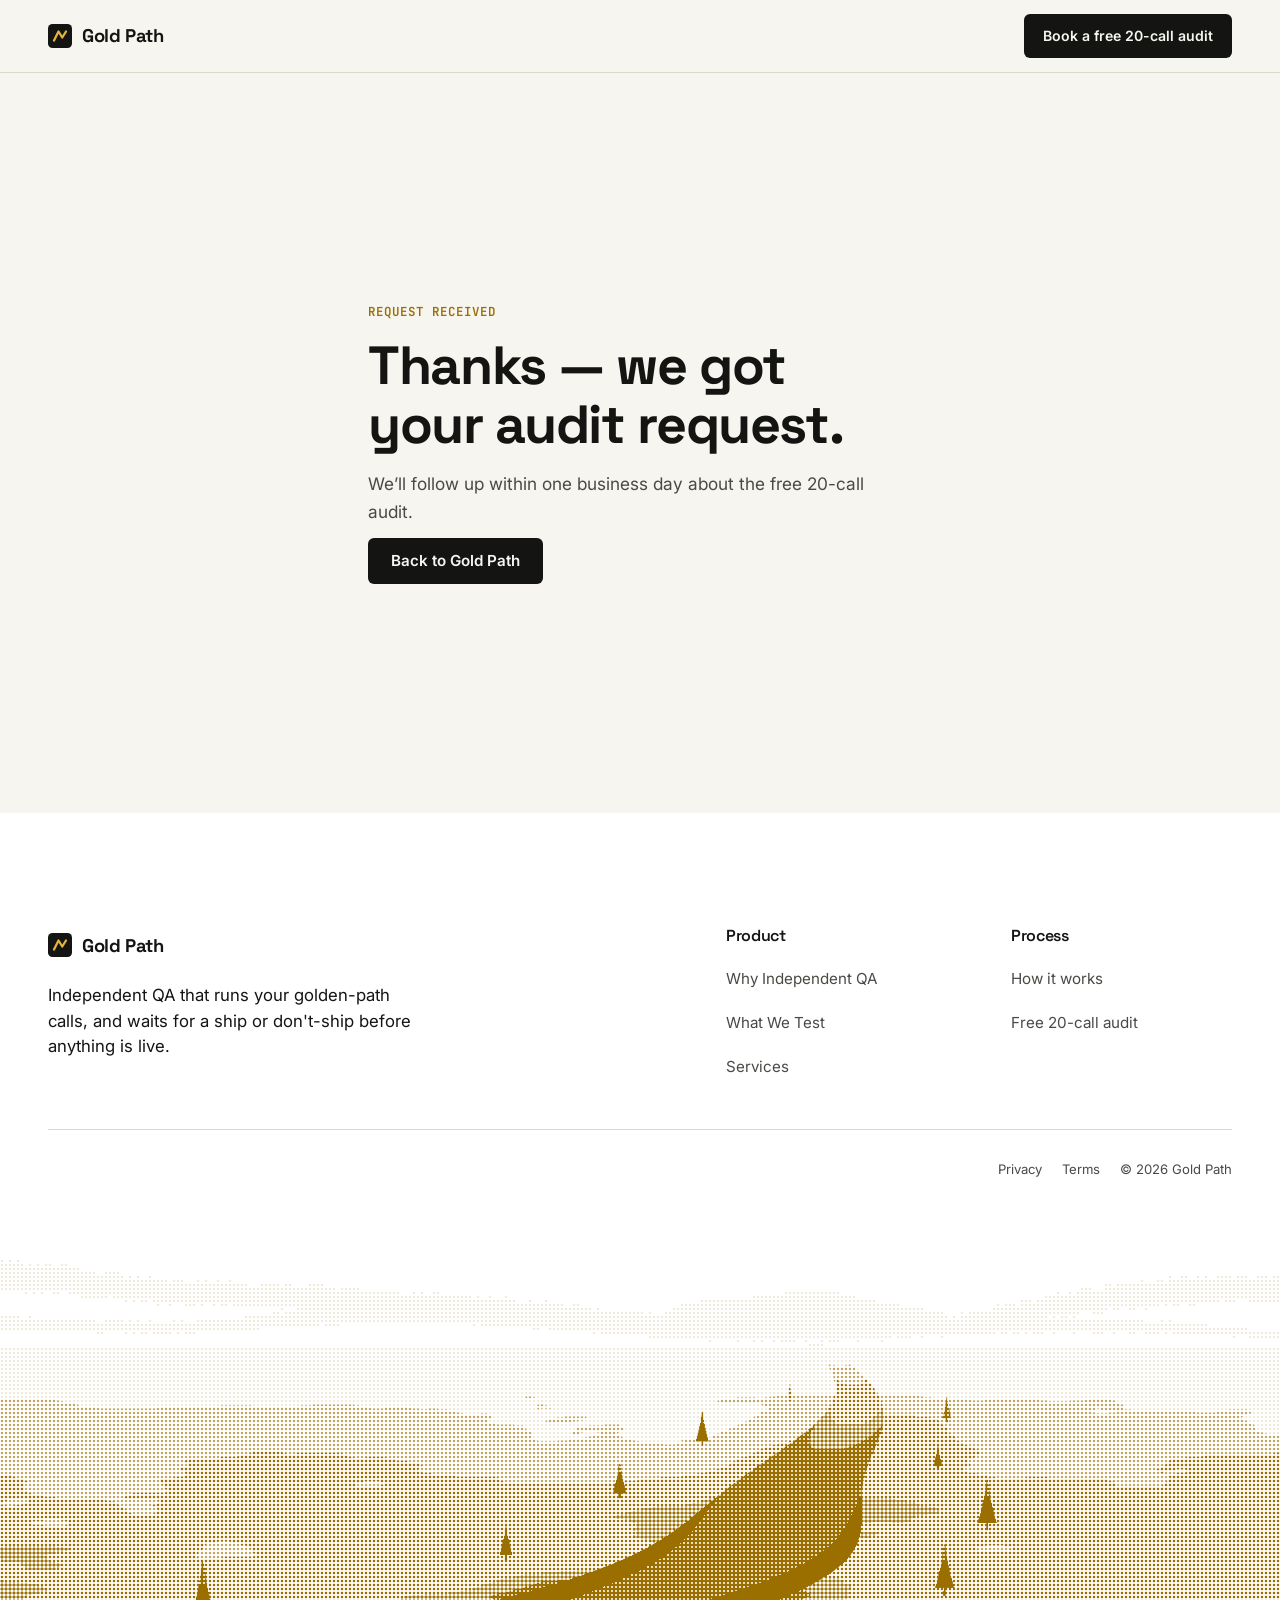
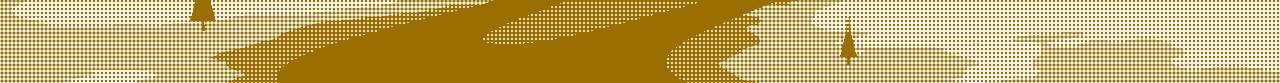
<file: thanks.html>
<!doctype html>
<html lang="en" data-type="service">
<head>
  <meta charset="utf-8">
  <meta name="viewport" content="width=device-width, initial-scale=1">
  <meta name="theme-color" content="#F7F5F0">
  <title>Thanks — Gold Path</title>
  <meta name="description" content="Thanks. Gold Path received your free 20-call audit request.">
  <meta name="robots" content="noindex">
  <link rel="icon" type="image/svg+xml" href="data:image/svg+xml,%3Csvg xmlns='http://www.w3.org/2000/svg' viewBox='0 0 32 32'%3E%3Crect width='32' height='32' rx='6' fill='%23141413'/%3E%3Cpath d='M8 22L14 10L19 18L24 10' fill='none' stroke='%23E5B53B' stroke-width='3' stroke-linecap='round' stroke-linejoin='round'/%3E%3C/svg%3E">
  <link rel="preconnect" href="https://fonts.googleapis.com">
  <link rel="preconnect" href="https://fonts.gstatic.com" crossorigin>
  <link href="https://fonts.googleapis.com/css2?family=Inter:wght@400;500;600&family=JetBrains+Mono:wght@400;500;600&family=Space+Grotesk:wght@500;600;700&display=swap" rel="stylesheet">
  <link rel="stylesheet" href="styles.css">
</head>
<body>
  <a class="skip-link" href="#main">Skip to main content</a>

  <header class="site-header">
    <div class="wrap header-inner">
      <a class="brand" href="/" aria-label="Gold Path home">
        <span class="brand-mark" aria-hidden="true">
          <svg width="24" height="24" viewBox="0 0 32 32" fill="none">
            <rect width="32" height="32" rx="6" fill="currentColor"/>
            <path d="M8 22L14 10L19 18L24 10" stroke="#E5B53B" stroke-width="3" stroke-linecap="round" stroke-linejoin="round"/>
          </svg>
        </span>
        <span class="brand-name">Gold Path</span>
      </a>
      <div class="header-actions">
        <a class="btn btn-primary btn-sm" href="/#book-audit">Book a free 20-call audit</a>
      </div>
    </div>
  </header>

  <main id="main">
    <section class="section section-light thanks-page">
      <div class="wrap thanks-page-inner">
        <p class="eyebrow">Request received</p>
        <h1>Thanks — we got your audit request.</h1>
        <p class="section-lead">We’ll follow up within one business day about the free 20-call audit.</p>
        <p><a class="btn btn-primary" href="/">Back to Gold Path</a></p>
      </div>
    </section>
  </main>

  <footer class="site-footer" id="site-footer">
    <div class="wrap footer-top">
      <div class="footer-brand-block">
        <a class="brand" href="/" aria-label="Gold Path home">
          <span class="brand-mark" aria-hidden="true">
            <svg width="24" height="24" viewBox="0 0 32 32" fill="none">
              <rect width="32" height="32" rx="6" fill="currentColor"/>
              <path d="M8 22L14 10L19 18L24 10" stroke="#E5B53B" stroke-width="3" stroke-linecap="round" stroke-linejoin="round"/>
            </svg>
          </span>
          <span class="brand-name">Gold Path</span>
        </a>
        <p class="footer-pitch">Independent QA that runs your golden-path calls, and waits for a ship or don't-ship before anything is live.</p>
      </div>

      <nav class="footer-cols" aria-label="Footer">
        <div class="footer-col">
          <p class="footer-col-title">Product</p>
          <a href="/#why-independent">Why Independent QA</a>
          <a href="/#scenarios">What We Test</a>
          <a href="/#services">Services</a>
        </div>
        <div class="footer-col">
          <p class="footer-col-title">Process</p>
          <a href="/#how-it-works">How it works</a>
          <a href="/#book-audit">Free 20-call audit</a>
        </div>
      </nav>
    </div>

    <div class="wrap">
      <div class="footer-legal">
        <nav class="footer-legal-links" aria-label="Legal">
          <a href="privacy.html">Privacy</a>
          <a href="terms.html">Terms</a>
          <span>© 2026 Gold Path</span>
        </nav>
      </div>
    </div>

    <div class="footer-art" aria-hidden="true">
      <img src="assets/footer-gold-path.png" alt="" width="1600" height="720" loading="lazy" decoding="async">
    </div>
  </footer>
</body>
</html>
</file>
<file: styles.css>
/* Gold Path — Independent QA for AI Voice & Chat Agents
   Design system: single palette, equal edges, quiet hover micro-interactions, accessible contrast */

:root {
  --bg: #F7F5F0;
  --surface: #FFFFFF;
  --surface-2: #EFECE4;
  --ink: #141413;
  --ink-muted: #4A4945;
  --border: #DDD8CC;

  --dark-bg: #141413;
  --dark-surface: #1E1D1B;
  --dark-ink: #F7F5F0;
  --dark-muted: #B8B4A8;
  --dark-border: #2F2E2A;

  --accent: #9A6F00;
  --accent-hover: #7D5A00;
  --accent-on-dark: #E5B53B;

  --pass-ink: #145334;
  --pass-bg: #E5F4EC;
  --fail-ink: #991B1B;
  --fail-bg: #FDECEC;

  --radius-sm: 6px;
  --radius: 10px;
  --radius-lg: 14px;

  --font-display: 'Space Grotesk', -apple-system, BlinkMacSystemFont, 'Segoe UI', sans-serif;
  --font-sans: 'Inter', -apple-system, BlinkMacSystemFont, 'Segoe UI', sans-serif;
  --font-mono: 'JetBrains Mono', ui-monospace, SFMono-Regular, Menlo, monospace;

  --wrap: 1200px;
  --gutter: clamp(20px, 4vw, 48px);
  --header-h: 72px;
  --ease: cubic-bezier(0.22, 1, 0.36, 1);
}

*,
*::before,
*::after {
  box-sizing: border-box;
}

html {
  scroll-behavior: smooth;
  background: var(--bg);
  color: var(--ink);
  font-family: var(--font-sans);
  font-size: 16px;
  line-height: 1.6;
  -webkit-font-smoothing: antialiased;
  margin: 0;
  padding: 0;
  overflow-x: clip;
}

body {
  margin: 0;
  padding: 0;
  background: var(--bg);
  color: var(--ink);
  overflow-x: clip;
  min-height: 100svh;
  display: flex;
  flex-direction: column;
}

/* Skip link */
.skip-link {
  position: fixed;
  top: 12px;
  left: 12px;
  z-index: 1000;
  padding: 12px 18px;
  background: var(--ink);
  color: var(--bg);
  border-radius: var(--radius-sm);
  font-weight: 600;
  text-decoration: none;
  transform: translateY(-200%);
  transition: transform 0.18s var(--ease);
}

.skip-link:focus {
  transform: translateY(0);
  outline: 3px solid var(--accent-on-dark);
  outline-offset: 2px;
}

/* Focus ring */
:focus-visible {
  outline: 2px solid var(--accent);
  outline-offset: 3px;
}

.section-dark :focus-visible {
  outline-color: var(--accent-on-dark);
}

/* Equal edges container */
.wrap {
  width: 100%;
  max-width: calc(var(--wrap) + var(--gutter) * 2);
  margin-inline: auto;
  padding-inline: var(--gutter);
}

/* Typography */
h1, h2, h3 {
  font-family: var(--font-display);
  margin: 0;
  letter-spacing: -0.025em;
  line-height: 1.1;
  overflow-wrap: break-word;
}

h1 {
  font-size: clamp(2rem, 4.2vw, 3.6rem);
  font-weight: 700;
}

h2 {
  font-size: clamp(1.85rem, 3.2vw, 2.75rem);
  font-weight: 600;
}

h3 {
  font-size: 1.35rem;
  font-weight: 600;
  line-height: 1.25;
}

p {
  margin: 0;
}

.eyebrow {
  font-family: var(--font-mono);
  font-size: 0.78rem;
  font-weight: 600;
  letter-spacing: 0.08em;
  text-transform: uppercase;
  color: var(--accent);
  margin-bottom: 14px;
}

.eyebrow-gold {
  color: var(--accent-on-dark);
}

.mono {
  font-family: var(--font-mono);
}

/* Buttons */
.btn {
  display: inline-flex;
  align-items: center;
  justify-content: center;
  min-height: 46px;
  padding: 0 22px;
  border-radius: var(--radius-sm);
  font-family: var(--font-sans);
  font-size: 0.95rem;
  font-weight: 600;
  text-decoration: none;
  cursor: pointer;
  border: 1.5px solid transparent;
  transition: background-color 0.16s var(--ease), color 0.16s var(--ease), border-color 0.16s var(--ease), transform 0.14s var(--ease);
}

.btn:hover {
  transform: translateY(-1px);
}

.btn:active {
  transform: translateY(1px);
}

.btn-sm {
  min-height: 44px;
  padding: 0 18px;
  font-size: 0.88rem;
}

.btn-full {
  width: 100%;
}

.btn-primary {
  background: var(--ink);
  color: var(--bg);
}

.btn-primary:hover {
  background: #2B2A27;
}

.section-dark .btn-primary {
  background: var(--accent-on-dark);
  color: var(--ink);
}

.section-dark .btn-primary:hover {
  background: #F0C654;
}

.btn-secondary {
  background: transparent;
  color: var(--ink);
  border-color: var(--border);
}

.btn-secondary:hover {
  border-color: var(--ink);
  background: var(--surface);
}

/* Header */
.site-header {
  position: sticky;
  top: 0;
  z-index: 100;
  background: rgba(247, 245, 240, 0.94);
  backdrop-filter: blur(10px);
  border-bottom: 1px solid var(--border);
}

.header-inner {
  display: flex;
  align-items: center;
  justify-content: space-between;
  gap: 24px;
  min-height: 72px;
}

.brand {
  display: inline-flex;
  align-items: center;
  gap: 10px;
  color: var(--ink);
  text-decoration: none;
  font-family: var(--font-display);
  font-weight: 700;
  font-size: 1.15rem;
  letter-spacing: -0.02em;
  min-height: 44px;
}

.brand-mark {
  display: inline-flex;
}

.site-nav {
  display: flex;
  align-items: center;
  gap: 28px;
}

.site-nav a {
  position: relative;
  color: var(--ink-muted);
  text-decoration: none;
  font-size: 0.92rem;
  font-weight: 500;
  min-height: 44px;
  display: inline-flex;
  align-items: center;
  transition: color 0.16s var(--ease);
}

.site-nav a::after {
  content: '';
  position: absolute;
  left: 0;
  right: 0;
  bottom: 10px;
  height: 1.5px;
  background: var(--ink);
  transform: scaleX(0);
  transform-origin: left;
  transition: transform 0.2s var(--ease);
}

.site-nav a:hover {
  color: var(--ink);
}

.site-nav a:hover::after {
  transform: scaleX(1);
}

.header-actions {
  display: flex;
  align-items: center;
  gap: 12px;
}

.menu-toggle {
  display: none;
  width: 44px;
  height: 44px;
  padding: 0;
  background: transparent;
  border: 1.5px solid var(--border);
  border-radius: var(--radius-sm);
  cursor: pointer;
  align-items: center;
  justify-content: center;
}

.menu-bars {
  position: relative;
  width: 18px;
  height: 2px;
  background: var(--ink);
  display: block;
}

.menu-bars::before,
.menu-bars::after {
  content: '';
  position: absolute;
  left: 0;
  width: 18px;
  height: 2px;
  background: var(--ink);
}

.menu-bars::before { top: -6px; }
.menu-bars::after { top: 6px; }

.mobile-nav {
  border-top: 1px solid var(--border);
  background: var(--bg);
  padding: 16px 0 24px;
}

.mobile-nav-inner {
  display: flex;
  flex-direction: column;
  gap: 8px;
}

.mobile-nav a:not(.btn) {
  display: flex;
  align-items: center;
  min-height: 44px;
  color: var(--ink);
  text-decoration: none;
  font-weight: 500;
  border-bottom: 1px solid var(--border);
}

.mobile-nav .btn {
  margin-top: 12px;
}

/* Sections — one section per screen rhythm */
.hero {
  min-height: calc(100svh - 72px);
  display: flex;
  align-items: center;
  padding-block: clamp(40px, 6vh, 72px);
}

.section {
  min-height: 92svh;
  display: flex;
  align-items: center;
  padding-block: clamp(64px, 9vh, 112px);
}

.section-light {
  background: var(--bg);
  color: var(--ink);
}

.section-stone {
  background: var(--surface-2);
  color: var(--ink);
}

.section-dark {
  background: var(--dark-bg);
  color: var(--dark-ink);
}

.section-header {
  max-width: 720px;
  margin-bottom: clamp(36px, 5vh, 56px);
}

.section-lead {
  margin-top: 16px;
  font-size: 1.08rem;
  color: var(--ink-muted);
  max-width: 60ch;
}

.section-dark .section-lead {
  color: var(--dark-muted);
}

/* Hero layout */
.hero-grid {
  display: grid;
  grid-template-columns: minmax(0, 1.05fr) minmax(0, 0.95fr);
  gap: clamp(32px, 5vw, 64px);
  align-items: center;
}

.hero-lead {
  margin-top: 20px;
  font-size: 1.12rem;
  color: var(--ink-muted);
  max-width: 52ch;
}

.hero-actions {
  display: flex;
  flex-wrap: wrap;
  gap: 12px;
  margin-top: 28px;
}

.hero-facts {
  display: grid;
  grid-template-columns: repeat(3, minmax(0, 1fr));
  gap: 16px;
  margin: 36px 0 0;
  padding-top: 24px;
  border-top: 1px solid var(--border);
}

.hero-facts dt {
  font-family: var(--font-mono);
  font-size: 0.72rem;
  text-transform: uppercase;
  letter-spacing: 0.06em;
  color: var(--ink-muted);
  margin-bottom: 4px;
}

.hero-facts dd {
  margin: 0;
  font-size: 0.92rem;
  font-weight: 600;
  color: var(--ink);
}

/* Hero entrance once on load */
[data-enter] [data-enter-item] {
  opacity: 0;
  transform: translateY(14px);
  transition: opacity 0.55s var(--ease), transform 0.55s var(--ease);
}

[data-enter].is-entered [data-enter-item] {
  opacity: 1;
  transform: translateY(0);
}

[data-enter].is-entered [data-enter-item]:nth-child(2) { transition-delay: 0.06s; }
[data-enter].is-entered [data-enter-item]:nth-child(3) { transition-delay: 0.12s; }
[data-enter].is-entered [data-enter-item]:nth-child(4) { transition-delay: 0.18s; }
[data-enter].is-entered [data-enter-item]:nth-child(5) { transition-delay: 0.24s; }

/* Hero visual: One-Page Ship / Don't-Ship Report */
.hero-copy,
.hero-visual,
.thesis-statement,
.diagram-panel,
.scenario-detail,
.close-copy,
.audit-form {
  min-width: 0;
}

.audit-form {
  position: relative;
}

.hp,
.hp * {
  position: absolute;
  left: 0;
  top: 0;
  width: 1px;
  height: 1px;
  padding: 0;
  margin: 0;
  overflow: hidden;
  clip: rect(0, 0, 0, 0);
  clip-path: inset(50%);
  white-space: nowrap;
  border: 0;
}

.audit-form-panel {
  min-width: 0;
}

.audit-thanks {
  background: var(--dark-surface);
  border: 1px solid var(--dark-border);
  border-radius: var(--radius);
  padding: clamp(24px, 3.5vw, 36px);
}

.thanks-kicker {
  margin: 0 0 8px;
  font-family: var(--font-mono);
  font-size: 0.74rem;
  letter-spacing: 0.08em;
  text-transform: uppercase;
  color: var(--accent-on-dark);
}

.audit-thanks h3 {
  margin: 0 0 10px;
  font-family: var(--font-display);
  font-size: 1.45rem;
  line-height: 1.3;
  color: var(--dark-ink);
}

.audit-thanks p {
  margin: 0;
  color: var(--dark-muted);
  font-size: 1rem;
}

.audit-form.is-hidden {
  display: none;
}

.report-card {
  width: 100%;
  max-width: 100%;
  min-width: 0;
  background: var(--surface);
  border: 1.5px solid var(--ink);
  border-radius: var(--radius);
  padding: 24px;
  box-shadow: 0 18px 40px rgba(20, 20, 19, 0.08);
}

.report-header {
  display: flex;
  flex-wrap: wrap;
  align-items: flex-start;
  justify-content: space-between;
  gap: 12px 16px;
  padding-bottom: 16px;
  border-bottom: 1px solid var(--border);
}

.report-header > div {
  min-width: 0;
  flex: 1 1 200px;
}

.report-kicker {
  display: inline-flex;
  align-items: center;
  gap: 8px;
  font-family: var(--font-mono);
  font-size: 0.72rem;
  font-weight: 600;
  letter-spacing: 0.06em;
  color: var(--accent);
}

.live-dot {
  width: 7px;
  height: 7px;
  border-radius: 50%;
  background: var(--accent);
  animation: dot-pulse 2.8s ease-in-out infinite;
}

@keyframes dot-pulse {
  0%, 100% { opacity: 1; transform: scale(1); }
  50% { opacity: 0.4; transform: scale(0.85); }
}

.report-meta {
  font-family: var(--font-mono);
  font-size: 0.82rem;
  color: var(--ink-muted);
  margin-top: 4px;
  overflow-wrap: anywhere;
}

.verdict {
  font-family: var(--font-mono);
  font-size: 0.78rem;
  font-weight: 600;
  padding: 6px 10px;
  border-radius: 4px;
  white-space: nowrap;
}

.verdict-hold {
  background: var(--fail-bg);
  color: var(--fail-ink);
  border: 1px solid #F5C2C2;
}

.report-summary-bar {
  display: grid;
  grid-template-columns: repeat(4, minmax(0, 1fr));
  gap: 12px;
  padding: 14px 0;
  border-bottom: 1px solid var(--border);
}

.stat-label {
  display: block;
  font-size: 0.74rem;
  color: var(--ink-muted);
}

.stat-val {
  font-family: var(--font-mono);
  font-size: 0.92rem;
  font-weight: 600;
  color: var(--ink);
}

.stat-fail {
  color: var(--fail-ink);
}

.report-table {
  margin-top: 12px;
  display: flex;
  flex-direction: column;
}

.report-row {
  display: grid;
  grid-template-columns: minmax(0, 1fr) auto auto;
  gap: 16px;
  align-items: center;
  padding: 10px 8px;
  border-bottom: 1px solid var(--border);
  font-size: 0.88rem;
  border-radius: 4px;
  transition: background-color 0.18s var(--ease), transform 0.18s var(--ease);
}

.report-row:not(.report-head):hover {
  background: var(--bg);
  transform: translateX(2px);
}

.report-row-fail:hover {
  background: #FDECEC;
}

/* Staggered report entrance on load */
[data-enter] .report-row:not(.report-head),
[data-enter] .report-blocker {
  opacity: 0;
  transform: translateY(8px);
}

[data-enter].is-entered .report-row:not(.report-head),
[data-enter].is-entered .report-blocker {
  animation: report-row-in 0.45s var(--ease) forwards;
}

[data-enter].is-entered .report-row:nth-child(2) { animation-delay: 0.22s; }
[data-enter].is-entered .report-row:nth-child(3) { animation-delay: 0.30s; }
[data-enter].is-entered .report-row:nth-child(4) { animation-delay: 0.38s; }
[data-enter].is-entered .report-row:nth-child(5) { animation-delay: 0.46s; }
[data-enter].is-entered .report-row:nth-child(6) { animation-delay: 0.54s; }
[data-enter].is-entered .report-blocker { animation-delay: 0.64s; }

@keyframes report-row-in {
  to {
    opacity: 1;
    transform: translateY(0);
  }
}

.report-row > span:first-child {
  min-width: 0;
  overflow-wrap: break-word;
}

.report-head {
  font-family: var(--font-mono);
  font-size: 0.72rem;
  text-transform: uppercase;
  letter-spacing: 0.05em;
  color: var(--ink-muted);
  padding-top: 4px;
}

.report-row-fail {
  background: #FFF8F8;
}

.pill {
  display: inline-block;
  font-family: var(--font-mono);
  font-size: 0.72rem;
  font-weight: 600;
  padding: 3px 8px;
  border-radius: 4px;
}

.pill-pass {
  background: var(--pass-bg);
  color: var(--pass-ink);
}

.pill-fail {
  background: var(--fail-bg);
  color: var(--fail-ink);
}

.report-blocker {
  margin-top: 14px;
  padding: 12px 14px;
  background: var(--bg);
  border-left: 3px solid var(--fail-ink);
  border-radius: 0 var(--radius-sm) var(--radius-sm) 0;
  font-size: 0.84rem;
  color: var(--ink);
}

.blocker-tag {
  display: inline-block;
  font-family: var(--font-mono);
  font-size: 0.7rem;
  font-weight: 600;
  color: var(--fail-ink);
  margin-bottom: 4px;
}

/* Section 2: Thesis + Word Highlight + Diagram */
.thesis-grid {
  display: grid;
  grid-template-columns: minmax(0, 1fr) minmax(0, 1fr);
  gap: clamp(32px, 5vw, 64px);
  align-items: center;
}

.word-highlight {
  font-family: var(--font-display);
  font-size: clamp(1.25rem, 2vw, 1.65rem);
  line-height: 1.45;
  font-weight: 500;
  color: var(--ink);
}

.word-highlight .wh-word {
  color: rgba(20, 20, 19, 0.28);
  transition: color 0.25s ease;
}

.word-highlight .wh-word.is-lit {
  color: var(--ink);
}

.stack-list {
  margin-top: 32px;
  padding-top: 24px;
  border-top: 1px solid var(--border);
}

.stack-label {
  display: block;
  font-family: var(--font-mono);
  font-size: 0.74rem;
  text-transform: uppercase;
  letter-spacing: 0.06em;
  color: var(--ink-muted);
  margin-bottom: 12px;
}

.stack-pills {
  list-style: none;
  margin: 0;
  padding: 0;
  display: flex;
  flex-wrap: wrap;
  gap: 8px;
}

.stack-pills li {
  display: inline-flex;
  align-items: center;
  gap: 8px;
  padding: 7px 14px;
  background: var(--surface);
  border: 1px solid var(--border);
  border-radius: var(--radius-sm);
  font-family: var(--font-mono);
  font-size: 0.84rem;
  font-weight: 500;
  transition: transform 0.16s var(--ease), border-color 0.16s var(--ease);
}

.stack-pills li:hover {
  transform: translateY(-2px);
  border-color: var(--ink);
}

.stack-icon {
  width: 18px;
  height: 18px;
  border-radius: 4px;
  object-fit: contain;
  flex-shrink: 0;
  display: block;
}

.stack-icon-svg {
  color: var(--ink-muted);
}

.diagram-panel {
  background: var(--surface-2);
  border: 1px solid var(--border);
  border-radius: var(--radius);
  padding: 20px;
}

.qa-diagram {
  width: 100%;
  height: auto;
  display: block;
}

.diagram-pulse {
  stroke-dasharray: 28 180;
  stroke-dashoffset: 208;
  animation: diagram-flow 3.2s linear infinite;
}

.diagram-pulse-2 {
  animation-delay: 0.7s;
}

.diagram-pulse-3 {
  animation-delay: 1.4s;
}

.diagram-pulse-out {
  stroke-dasharray: 14 44;
  stroke-dashoffset: 58;
  animation: diagram-flow-out 3.2s linear infinite;
  animation-delay: 1.8s;
}

@keyframes diagram-flow {
  to { stroke-dashoffset: 0; }
}

@keyframes diagram-flow-out {
  to { stroke-dashoffset: 0; }
}

/* Section 3: Scenarios (Dark Band) */
.scenarios-layout {
  display: grid;
  grid-template-columns: minmax(0, 0.42fr) minmax(0, 0.58fr);
  gap: clamp(24px, 4vw, 48px);
  align-items: start;
}

.scenario-list {
  display: flex;
  flex-direction: column;
  gap: 8px;
}

.scenario-btn {
  display: flex;
  align-items: center;
  gap: 16px;
  width: 100%;
  min-height: 56px;
  padding: 14px 18px;
  background: transparent;
  border: 1px solid var(--dark-border);
  border-radius: var(--radius-sm);
  color: var(--dark-muted);
  font-family: var(--font-display);
  font-size: 1.05rem;
  font-weight: 500;
  text-align: left;
  cursor: pointer;
  transition: background-color 0.16s var(--ease), border-color 0.16s var(--ease), color 0.16s var(--ease), transform 0.14s var(--ease);
}

.scenario-btn:hover {
  border-color: var(--accent-on-dark);
  color: var(--dark-ink);
  transform: translateY(-2px);
}

.scenario-btn.is-active {
  background: var(--dark-surface);
  border-color: var(--accent-on-dark);
  color: var(--dark-ink);
}

.scenario-num {
  font-family: var(--font-mono);
  font-size: 0.78rem;
  color: var(--accent-on-dark);
}

.scenario-detail {
  background: var(--dark-surface);
  border: 1px solid var(--dark-border);
  border-radius: var(--radius);
  padding: clamp(24px, 3.5vw, 36px);
}

.panel-top {
  margin-bottom: 16px;
}

.mono-tag {
  display: inline-block;
  font-family: var(--font-mono);
  font-size: 0.72rem;
  color: var(--accent-on-dark);
  letter-spacing: 0.08em;
  margin-bottom: 8px;
}

.scenario-panel p {
  color: var(--dark-muted);
  font-size: 1.02rem;
}

.check-box {
  margin-top: 24px;
  padding-top: 20px;
  border-top: 1px solid var(--dark-border);
}

.check-label {
  display: block;
  font-family: var(--font-mono);
  font-size: 0.74rem;
  text-transform: uppercase;
  letter-spacing: 0.06em;
  color: var(--dark-ink);
  margin-bottom: 12px;
}

.check-box ul {
  margin: 0;
  padding-left: 18px;
  color: var(--dark-muted);
  display: flex;
  flex-direction: column;
  gap: 8px;
}

/* Section 4: Services */
.services-list {
  display: flex;
  flex-direction: column;
  border-top: 1.5px solid var(--ink);
}

.service-row {
  display: grid;
  grid-template-columns: minmax(180px, 0.24fr) minmax(0, 0.52fr) auto;
  gap: 28px;
  align-items: center;
  padding: 32px 24px;
  border-bottom: 1px solid var(--border);
  background: transparent;
  transition: background-color 0.16s var(--ease), transform 0.16s var(--ease);
}

.service-row:hover {
  background: var(--surface);
  transform: translateY(-2px);
}

.service-row-featured {
  background: var(--surface);
  border-left: 4px solid var(--accent);
}

.service-type {
  display: block;
  font-family: var(--font-mono);
  font-size: 0.74rem;
  text-transform: uppercase;
  letter-spacing: 0.06em;
  color: var(--accent);
  margin-bottom: 6px;
}

.service-price {
  font-family: var(--font-display);
  font-size: 1.5rem;
  font-weight: 700;
  color: var(--ink);
}

.service-price span {
  font-size: 0.95rem;
  font-weight: 500;
  color: var(--ink-muted);
}

.service-body h3 {
  margin-bottom: 8px;
}

.service-body p {
  color: var(--ink-muted);
  max-width: 56ch;
}

/* Section 5: Process */
.steps-grid {
  list-style: none;
  margin: 0;
  padding: 0;
  display: grid;
  grid-template-columns: repeat(3, minmax(0, 1fr));
  gap: 24px;
}

.step-card {
  background: var(--surface);
  border: 1px solid var(--border);
  border-radius: var(--radius);
  padding: 28px;
}

.step-num {
  display: inline-block;
  font-family: var(--font-mono);
  font-size: 0.82rem;
  font-weight: 600;
  color: var(--accent);
  margin-bottom: 14px;
}

.step-card h3 {
  margin-bottom: 10px;
}

.step-card p {
  color: var(--ink-muted);
  font-size: 0.96rem;
}

/* Section 6: Close & Form */
.close-grid {
  display: grid;
  grid-template-columns: minmax(0, 0.95fr) minmax(0, 1.05fr);
  gap: clamp(32px, 5vw, 64px);
  align-items: start;
}

.contact-note {
  margin-top: 32px;
  padding-top: 24px;
  border-top: 1px solid var(--dark-border);
}

.contact-direct {
  font-size: 1rem;
  color: var(--dark-ink);
}

.inline-link {
  color: var(--accent-on-dark);
  text-underline-offset: 4px;
}

.placeholder-notice {
  margin-top: 10px;
  font-size: 0.86rem;
  color: var(--dark-muted);
}

.placeholder-notice code {
  font-family: var(--font-mono);
  font-size: 0.82rem;
  color: var(--dark-ink);
}

.audit-form {
  background: var(--dark-surface);
  border: 1px solid var(--dark-border);
  border-radius: var(--radius);
  padding: clamp(24px, 3.5vw, 36px);
  display: flex;
  flex-direction: column;
  gap: 18px;
}

.field {
  display: flex;
  flex-direction: column;
  gap: 6px;
}

.field label {
  font-size: 0.88rem;
  font-weight: 500;
  color: var(--dark-ink);
}

.field input,
.field select,
.field textarea {
  width: 100%;
  min-height: 46px;
  padding: 10px 14px;
  background: var(--dark-bg);
  border: 1.5px solid var(--dark-border);
  border-radius: var(--radius-sm);
  color: var(--dark-ink);
  font-family: var(--font-sans);
  font-size: 0.95rem;
}

.field textarea {
  min-height: 92px;
  resize: vertical;
}

.field input:focus,
.field select:focus,
.field textarea:focus {
  border-color: var(--accent-on-dark);
  outline: none;
}

.field-error {
  font-size: 0.82rem;
  color: #FCA5A5;
  min-height: 1.1em;
}

.form-status {
  font-size: 0.86rem;
  color: var(--accent-on-dark);
  min-height: 1.2em;
}

main {
  flex: 1 0 auto;
}

/* Footer — white band, column links, dithered path bleeding off the bottom */
.site-footer {
  background: var(--surface);
  color: var(--ink);
  margin: 0;
  padding: 0;
  flex-shrink: 0;
  /* Paint 2px of brand gold past the footer so --bg cannot peek in the
     subpixel remainder below a fractional-height last box. */
  box-shadow: 0 2px 0 0 #9A6F00;
}

.footer-top {
  display: grid;
  grid-template-columns: minmax(0, 1.15fr) minmax(0, 1fr);
  gap: clamp(40px, 8vw, 96px);
  padding-top: calc(var(--header-h) + clamp(24px, 3vw, 40px));
  padding-bottom: clamp(28px, 4vw, 40px);
  align-items: start;
}

.footer-brand-block {
  max-width: 28rem;
}

.footer-pitch {
  margin-top: 16px;
  font-size: 1.05rem;
  line-height: 1.5;
  color: var(--ink);
  max-width: 34ch;
}

.footer-cols {
  display: grid;
  grid-template-columns: repeat(2, minmax(0, 1fr));
  gap: clamp(28px, 5vw, 64px);
}

.footer-col {
  display: flex;
  flex-direction: column;
  align-items: flex-start;
}

.footer-col-title {
  margin: 0 0 8px;
  font-family: var(--font-display);
  font-size: 1rem;
  font-weight: 600;
  letter-spacing: -0.02em;
  color: var(--ink);
}

.footer-col a {
  color: var(--ink-muted);
  text-decoration: none;
  font-size: 0.95rem;
  min-height: 44px;
  display: inline-flex;
  align-items: center;
  transition: color 0.16s var(--ease);
}

.footer-col a:hover {
  color: var(--ink);
  text-decoration: underline;
  text-underline-offset: 4px;
}

.footer-legal {
  display: flex;
  flex-wrap: wrap;
  align-items: center;
  justify-content: flex-end;
  gap: 12px 24px;
  padding-top: 18px;
  border-top: 1px solid var(--border);
}

.footer-legal-links {
  display: flex;
  flex-wrap: wrap;
  align-items: center;
  gap: 8px 20px;
}

.footer-legal-links a,
.footer-legal-links span {
  color: var(--ink-muted);
  text-decoration: none;
  font-size: 0.82rem;
  min-height: 44px;
  display: inline-flex;
  align-items: center;
}

.footer-legal-links a:hover {
  color: var(--ink);
  text-decoration: underline;
  text-underline-offset: 3px;
}

.footer-art {
  display: block;
  width: 100%;
  height: clamp(200px, 36vw, 440px);
  margin: clamp(20px, 4vw, 56px) 0 0;
  padding: 0;
  line-height: 0;
  font-size: 0;
  pointer-events: none;
  overflow: hidden;
}

.footer-art img {
  display: block;
  width: 100%;
  height: 100%;
  margin: 0;
  padding: 0;
  border: 0;
  vertical-align: bottom;
  object-fit: cover;
  object-position: center bottom;
  user-select: none;
}


/* Works with logo strip */
.works-with {
  background: var(--bg);
  border-top: 1px solid var(--border);
  border-bottom: 1px solid var(--border);
  padding-block: 32px;
}

.works-with-inner {
  display: flex;
  flex-wrap: wrap;
  align-items: center;
  gap: 16px 40px;
  min-width: 0;
}

.works-with-label {
  margin: 0;
  font-family: var(--font-mono);
  font-size: 0.72rem;
  letter-spacing: 0.08em;
  text-transform: uppercase;
  color: var(--ink-muted);
  flex: 0 0 auto;
}

.works-with-logos {
  list-style: none;
  margin: 0;
  padding: 0;
  display: flex;
  flex-wrap: wrap;
  align-items: center;
  gap: 20px 36px;
  min-width: 0;
  flex: 1 1 16rem;
}

.works-with-logos li {
  min-width: 0;
}

.ww-logo {
  display: block;
  height: 28px;
  background-color: var(--ink-muted);
  -webkit-mask-repeat: no-repeat;
  mask-repeat: no-repeat;
  -webkit-mask-position: center;
  mask-position: center;
  -webkit-mask-size: contain;
  mask-size: contain;
}

.ww-vapi {
  /* Official Vapi wordmark, viewBox 101×33 */
  width: calc(28px * 101 / 33);
  -webkit-mask-image: url("assets/logos/vapi.svg");
  mask-image: url("assets/logos/vapi.svg");
}

.ww-retell {
  /* Official Retell wordmark; use content box 595×163 to skip file padding */
  width: calc(28px * 595 / 163);
  -webkit-mask-image: url("assets/logos/retell.svg");
  mask-image: url("assets/logos/retell.svg");
}

.ww-bland {
  /* Official Bland wordmark, viewBox 110.299×28 */
  width: calc(28px * 110.299 / 28);
  -webkit-mask-image: url("assets/logos/bland.svg");
  mask-image: url("assets/logos/bland.svg");
}

.ww-livekit {
  /* Official LiveKit wordmark, viewBox 793×182 */
  width: calc(28px * 793 / 182);
  -webkit-mask-image: url("assets/logos/livekit.svg");
  mask-image: url("assets/logos/livekit.svg");
}

/* Responsive */
@media (max-width: 1024px) {
  .hero-grid,
  .thesis-grid,
  .scenarios-layout,
  .close-grid,
  .footer-top {
    grid-template-columns: minmax(0, 1fr);
  }

  .service-row {
    grid-template-columns: minmax(0, 1fr);
    gap: 16px;
  }

  .steps-grid {
    grid-template-columns: minmax(0, 1fr);
  }

  .hero,
  .section {
    min-height: auto;
  }
}

@media (max-width: 768px) {
  .site-nav,
  .header-actions .btn {
    display: none;
  }

  .menu-toggle {
    display: inline-flex;
  }

  .hero-facts {
    grid-template-columns: minmax(0, 1fr);
    gap: 12px;
  }

  .report-summary-bar {
    grid-template-columns: repeat(2, minmax(0, 1fr));
  }

  .footer-cols {
    grid-template-columns: minmax(0, 1fr);
    gap: 28px;
  }

  .footer-legal {
    justify-content: flex-start;
  }

  .footer-art {
    height: clamp(200px, 58vw, 320px);
  }
}

@media (max-width: 480px) {
  h1 {
    font-size: clamp(1.75rem, 7vw, 2.15rem);
  }

  .works-with-inner {
    gap: 14px 20px;
  }

  .works-with-logos {
    gap: 16px 24px;
  }

  .ww-logo {
    height: 22px;
  }

  .ww-vapi { width: calc(22px * 101 / 33); }
  .ww-retell { width: calc(22px * 595 / 163); }
  .ww-bland { width: calc(22px * 110.299 / 28); }
  .ww-livekit { width: calc(22px * 793 / 182); }

  .hero-actions .btn,
  .service-cta .btn {
    width: 100%;
  }

  .report-card {
    padding: 16px;
  }

  .report-row {
    font-size: 0.8rem;
    gap: 8px;
    padding: 9px 4px;
  }

  .service-row {
    padding: 24px 16px;
  }

  .diagram-panel {
    padding: 12px;
  }
}

.thanks-page {
  min-height: calc(100svh - 160px);
}

.thanks-page-inner {
  max-width: 40rem;
}

.thanks-page-inner .btn {
  margin-top: 12px;
}

.legal-page {
  min-height: auto;
  align-items: flex-start;
}

.legal-copy {
  max-width: 40rem;
  display: flex;
  flex-direction: column;
  gap: 16px;
  padding-block: 12px;
}

.legal-copy h2 {
  font-size: 1.25rem;
  margin-top: 8px;
}

.legal-copy .btn {
  margin-top: 8px;
  align-self: flex-start;
}

/* Reduced motion */
@media (prefers-reduced-motion: reduce) {
  html {
    scroll-behavior: auto;
  }

  [data-enter] [data-enter-item] {
    opacity: 1;
    transform: none;
    transition: none;
  }

  .word-highlight .wh-word {
    color: var(--ink);
    transition: none;
  }

  .btn,
  .scenario-btn,
  .service-row,
  .stack-pills li,
  .report-row {
    transition: none;
  }

  .live-dot,
  .diagram-pulse,
  [data-enter].is-entered .report-row:not(.report-head),
  [data-enter].is-entered .report-blocker {
    animation: none;
    opacity: 1;
    transform: none;
  }
}
</file>
